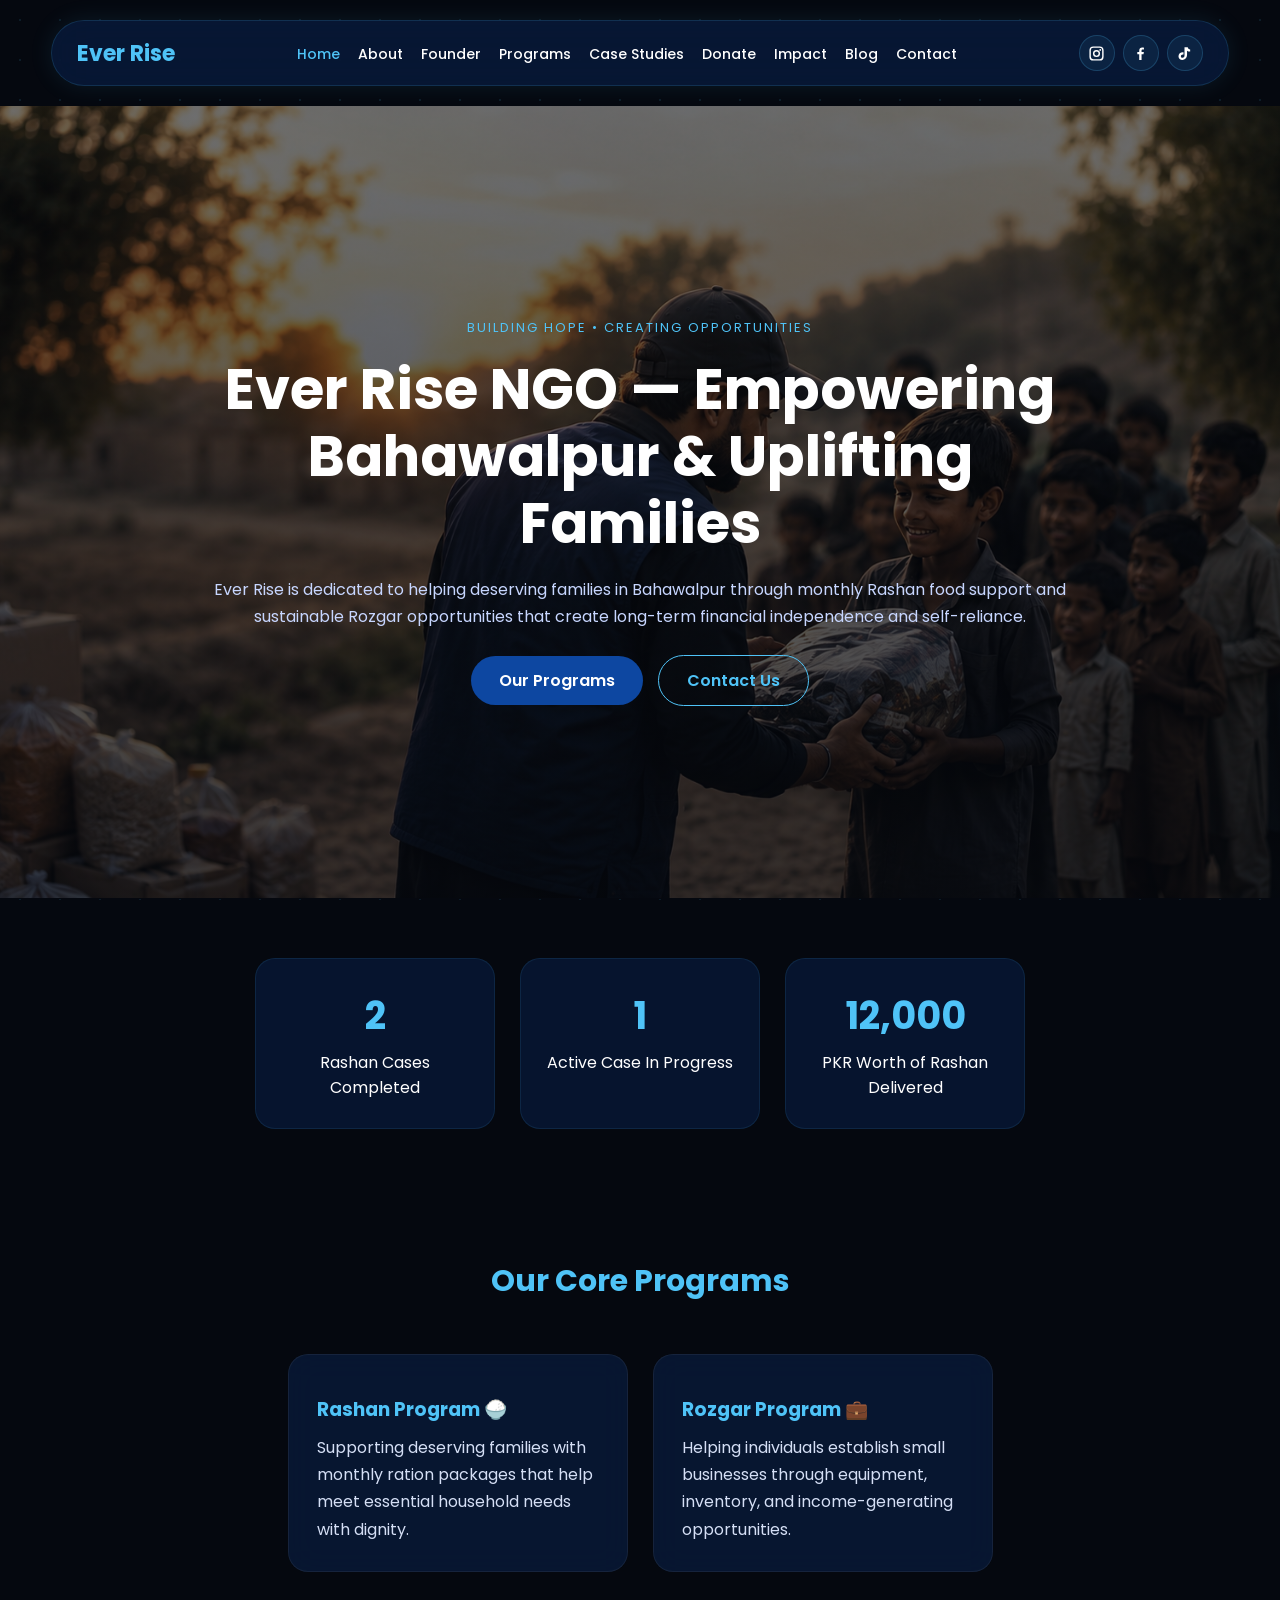
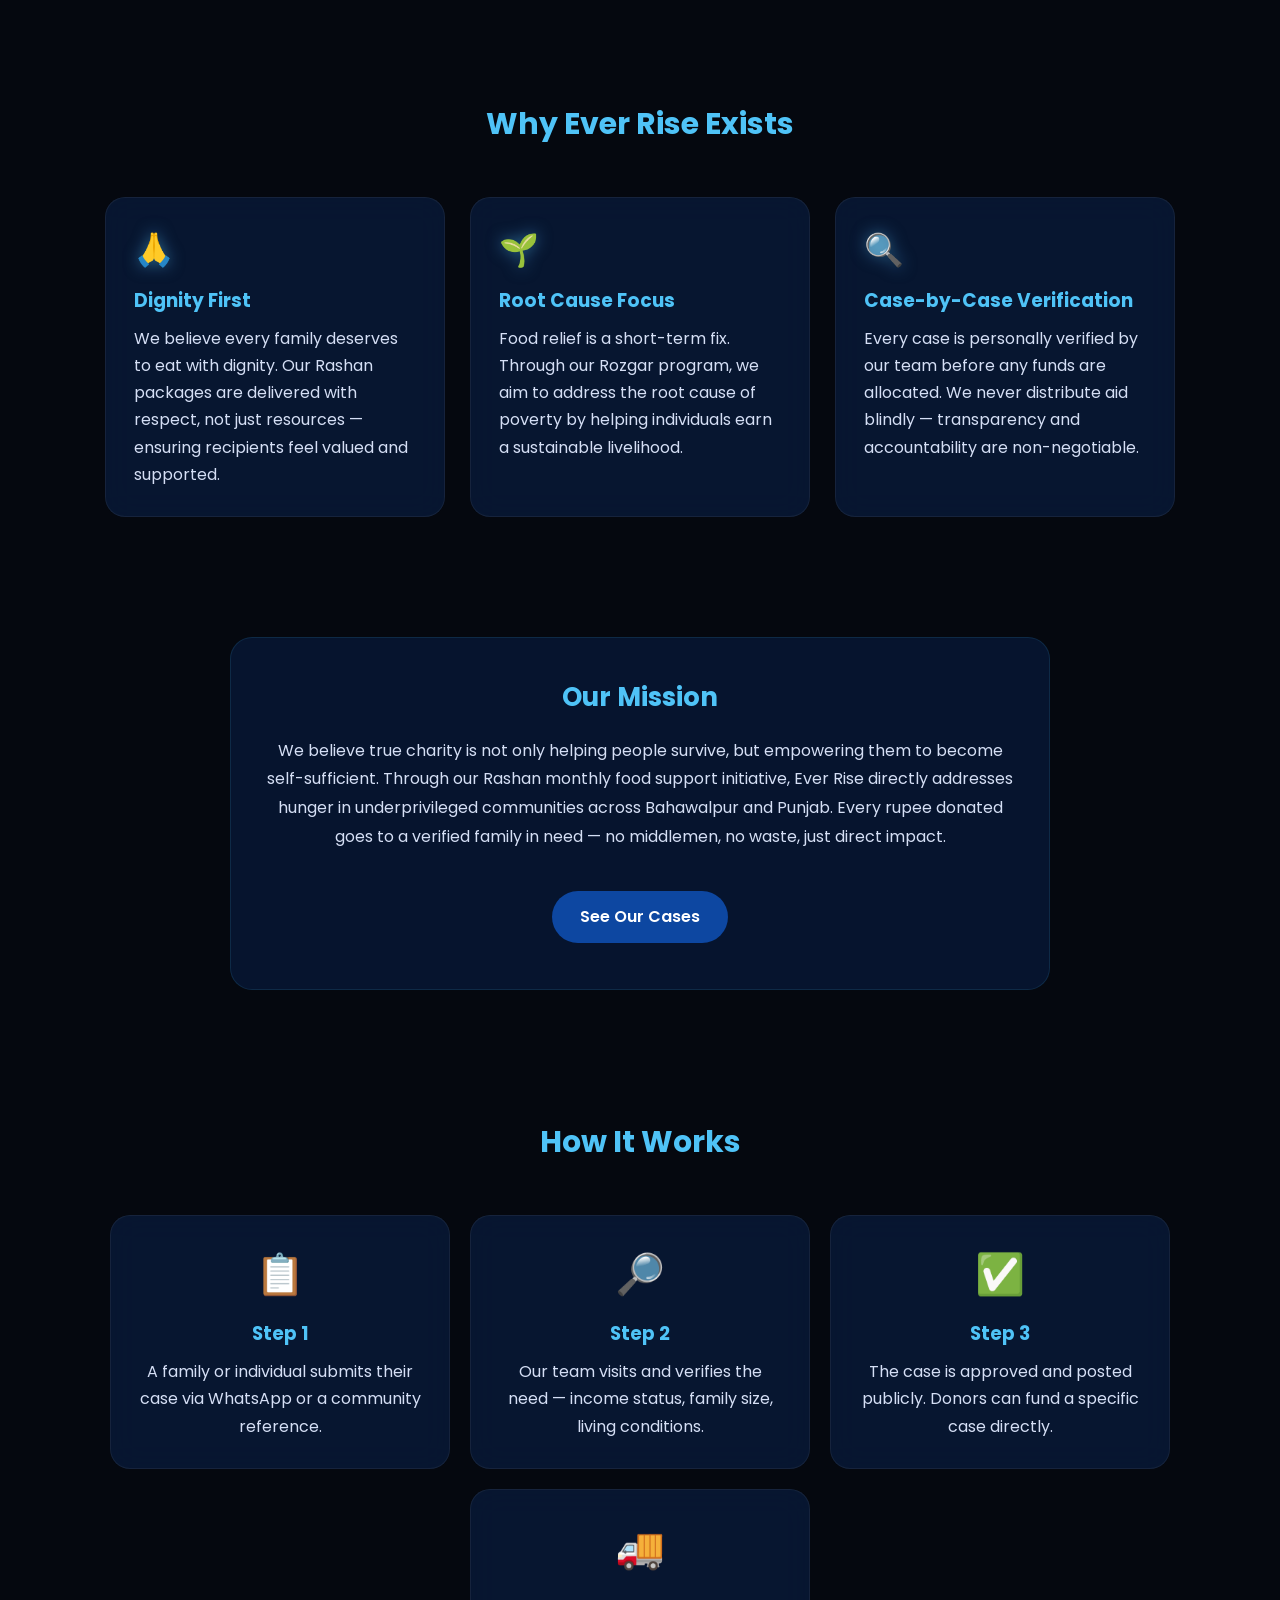
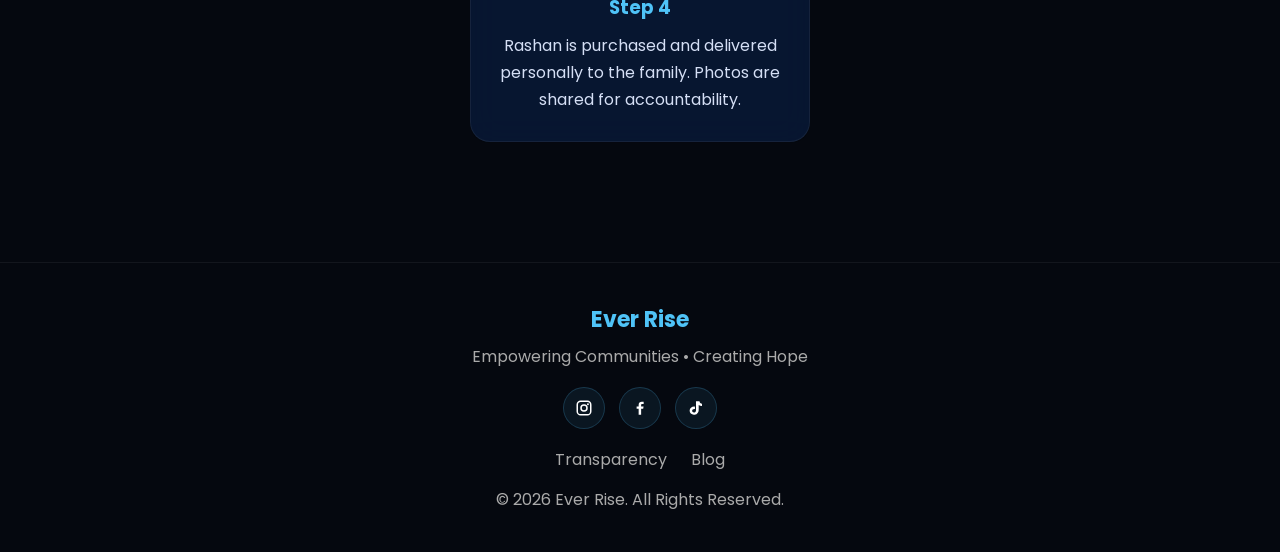
<file: index.html>
<!DOCTYPE html>
<html lang="en">

<head>
    <meta charset="UTF-8">
    <meta name="viewport" content="width=device-width, initial-scale=1.0">

    <title>Ever Rise NGO – Empowering Bahawalpur Families through Donation & Support</title>
    <meta name="description"
        content="Ever Rise is a community NGO in Bahawalpur dedicated to poverty alleviation, hunger relief & Rozgar livelihood support. Donate to transform needy families.">
    <meta name="robots" content="index, follow">
    <link rel="canonical" href="https://ever-rise-org.vercel.app/">

     <!-- Font Awesome -->
    <link rel="stylesheet"
        href="https://cdnjs.cloudflare.com/ajax/libs/font-awesome/6.5.2/css/all.min.css">

    <!-- Open Graph Tags -->
    <meta property="og:title" content="Ever Rise NGO – Empowering Bahawalpur Families">
    <meta property="og:description"
        content="Ever Rise NGO is dedicated to hunger relief through Rashan drives and sustainable Rozgar small business setups in Bahawalpur.">
    <meta property="og:url" content="https://ever-rise-org.vercel.app/">
    <meta property="og:type" content="website">
    <meta property="og:image" content="https://ever-rise-org.vercel.app/ever.rise.jpeg">

    <!-- Twitter Card -->
    <meta name="twitter:card" content="summary_large_image">
    <meta name="twitter:title" content="Ever Rise NGO – Empowering Bahawalpur Families">
    <meta name="twitter:description" content="Ever Rise NGO is dedicated to hunger relief through Rashan drives and sustainable Rozgar small business setups in Bahawalpur.">
    <meta name="twitter:image" content="https://ever-rise-org.vercel.app/ever.rise.jpeg">

    <!-- Structured Data (JSON-LD) for NGO / Organization -->
    <script type="application/ld+json">
    {
      "@context": "https://schema.org",
      "@type": "NGO",
      "name": "Ever Rise",
      "url": "https://ever-rise-org.vercel.app/",
      "logo": "https://ever-rise-org.vercel.app/ever.rise.jpeg",
      "description": "Ever Rise is a nonprofit based in Bahawalpur, Pakistan, supporting underprivileged families through sustainable community development, education, and hunger relief programs.",
      "address": {
        "@type": "PostalAddress",
        "addressLocality": "Bahawalpur",
        "addressRegion": "Punjab",
        "addressCountry": "Pakistan"
      },
      "telephone": "+92-300-0000000",
      "email": "info@ever-rise-org.vercel.app",
      "sameAs": [
        "https://www.instagram.com/ever.rise.1187/",
        "https://www.facebook.com/profile.php?id=61590970520657",
        "https://www.tiktok.com/@ever.rise.1187"
      ]
    }
    </script>
    
    <!-- WebSite Schema -->
    <script type="application/ld+json">
    {
      "@context": "https://schema.org",
      "@type": "WebSite",
      "name": "Ever Rise",
      "url": "https://ever-rise-org.vercel.app/"
    }
    </script>

    <link rel="icon" type="image/jpeg" href="ever.rise.jpeg">
    <!-- Font Awesome Icons -->
    <link rel="stylesheet" href="https://cdnjs.cloudflare.com/ajax/libs/font-awesome/6.5.1/css/all.min.css">

    <link rel="stylesheet" href="css/style.css">

    <link rel="preconnect" href="https://fonts.googleapis.com">
    <link href="https://fonts.googleapis.com/css2?family=Poppins:wght@300;400;500;600;700;800&display=swap"
        rel="stylesheet">
</head>

<body>

    <!-- Glitter Background -->
    <div class="particles"></div>

    <!-- Navbar -->

    <nav>
        <button class="hamburger" aria-label="Toggle navigation menu" id="hamburger-btn">
                    <span></span>
                    <span></span>
                    <span></span>
                </button>
        <div class="logo">
                Ever Rise
            </div>
        <ul>
            <li><a href="index.html">Home</a></li>
            <li><a href="about.html">About</a></li>
            <li><a href="founder.html">Founder</a></li>
            <li><a href="projects.html">Programs</a></li>
            <li><a href="cases.html">Case Studies</a></li>
            <li><a href="donate.html">Donate</a></li>
            <li><a href="impact.html">Impact</a></li>
            <li><a href="blog.html">Blog</a></li>
            <li><a href="contact.html">Contact</a></li>
        </ul>
<div class="nav-right" style="display:flex; align-items:center; gap:20px;">
    <div class="social-links">

        <!-- Instagram -->
        <a href="https://www.instagram.com/ever.rise.1187/" target="_blank"
            rel="noopener noreferrer" aria-label="Follow Ever Rise NGO on Instagram">
            <svg viewBox="0 0 24 24" aria-hidden="true">
                <path d="M7.5 2h9A5.5 5.5 0 0 1 22 7.5v9a5.5 5.5 0 0 1-5.5 5.5h-9A5.5 5.5 0 0 1 2 16.5v-9A5.5 5.5 0 0 1 7.5 2Zm0 2A3.5 3.5 0 0 0 4 7.5v9A3.5 3.5 0 0 0 7.5 20h9a3.5 3.5 0 0 0 3.5-3.5v-9A3.5 3.5 0 0 0 16.5 4h-9ZM12 7a5 5 0 1 1 0 10 5 5 0 0 1 0-10Zm0 2a3 3 0 1 0 0 6 3 3 0 0 0 0-6Zm5.25-3.25a1.25 1.25 0 1 1 0 2.5 1.25 1.25 0 0 1 0-2.5Z"/>
            </svg>
        </a>

        <!-- Facebook -->
        <a href="https://www.facebook.com/profile.php?id=61590970520657" target="_blank"
            rel="noopener noreferrer" aria-label="Follow Ever Rise NGO on Facebook">
            <svg viewBox="0 0 24 24" aria-hidden="true">
                <path d="M13.5 21v-8h2.75l.5-3H13.5V8.05c0-.87.29-1.55 1.62-1.55h1.76V3.82c-.3-.04-1.32-.12-2.5-.12-2.48 0-4.18 1.51-4.18 4.3V10H7.5v3h2.7v8h3.3Z"/>
            </svg>
        </a>

        <!-- TikTok -->
        <a href="https://www.tiktok.com/@ever.rise.1187" target="_blank"
            rel="noopener noreferrer" aria-label="Follow Ever Rise NGO on TikTok">
            <svg viewBox="0 0 24 24" aria-hidden="true">
                <path d="M16.6 3c.4 1.9 1.5 3.1 3.4 3.2v3.1c-1.7.1-3.2-.4-4.4-1.3v6.2c0 4.5-3.1 6.8-6.5 6.8-3.2 0-5.6-2.1-5.6-5.2 0-3.4 2.7-5.7 6.2-5.7.3 0 .6 0 .9.1v3.2c-.3-.1-.6-.1-.9-.1-1.6 0-2.8 1-2.8 2.5 0 1.4 1 2.2 2.3 2.2 1.5 0 2.8-.9 2.8-3.1V3h4.6Z"/>
            </svg>
        </a>

    </div>
</div>

    </nav>

    <!-- Hero Section -->

    <section class="hero" style="background: linear-gradient(to bottom, rgba(5,8,15,0.55) 0%, rgba(5,8,15,0.75) 100%), url('hero-bg.jpg.png') center center / cover no-repeat; min-height: 88vh;">

        <div class="hero-content">

            <span class="tagline">
                Building Hope • Creating Opportunities
            </span>

            <h1>
                Ever Rise NGO — Empowering Bahawalpur & Uplifting Families
            </h1>

            <p>
                Ever Rise is dedicated to helping deserving families in Bahawalpur through
                monthly Rashan food support and sustainable Rozgar opportunities
                that create long-term financial independence and self-reliance.
            </p>

            <div class="hero-buttons">
                <a href="projects.html" class="btn">
                    Our Programs
                </a>

                <a href="contact.html" class="btn btn-outline">
                    Contact Us
                </a>
            </div>

        </div>

    </section>

    <!-- Impact Statistics -->

    <section class="stats reveal">

        <div class="stat-card">
            <h2 class="counter" data-target="2">0</h2>
            <p>Rashan Cases Completed</p>
        </div>

        <div class="stat-card">
            <h2 class="counter" data-target="1">0</h2>
            <p>Active Case In Progress</p>
        </div>

        <div class="stat-card">
            <h2 class="counter" data-target="12000">0</h2>
            <p>PKR Worth of Rashan Delivered</p>
        </div>

    </section>

    <!-- Programs Preview -->

    <section class="program-section">

        <h2 class="section-title reveal">
            Our Core Programs
        </h2>

        <div class="program-grid">

            <div class="card reveal">

                <div class="icon">
                </div>

                <h3>Rashan Program 🍚</h3>

                <p>
                    Supporting deserving families with monthly ration packages
                    that help meet essential household needs with dignity.
                </p>

            </div>

            <div class="card reveal">

                <div class="icon">
                </div>

                <h3>Rozgar Program 💼</h3>

                <p>
                    Helping individuals establish small businesses through
                    equipment, inventory, and income-generating opportunities.
                </p>

            </div>

        </div>

    </section>

    <!-- Why We Exist -->
    <section class="program-section">
        <h2 class="section-title reveal">Why Ever Rise Exists</h2>
        <div class="program-grid">
            <div class="card reveal">
                <div class="icon glow">🙏</div>
                <h3>Dignity First</h3>
                <p>We believe every family deserves to eat with dignity. Our Rashan packages are delivered with respect, not just resources — ensuring recipients feel valued and supported.</p>
            </div>
            <div class="card reveal">
                <div class="icon glow">🌱</div>
                <h3>Root Cause Focus</h3>
                <p>Food relief is a short-term fix. Through our Rozgar program, we aim to address the root cause of poverty by helping individuals earn a sustainable livelihood.</p>
            </div>
            <div class="card reveal">
                <div class="icon glow">🔍</div>
                <h3>Case-by-Case Verification</h3>
                <p>Every case is personally verified by our team before any funds are allocated. We never distribute aid blindly — transparency and accountability are non-negotiable.</p>
            </div>
        </div>
    </section>

    <!-- Mission Section -->

    <section class="mission reveal">

        <div class="mission-box">

            <h2>Our Mission</h2>

            <p>
                We believe true charity is not only helping people survive,
                but empowering them to become self-sufficient. Through our Rashan
                monthly food support initiative, Ever Rise directly addresses hunger
                in underprivileged communities across Bahawalpur and Punjab.
                Every rupee donated goes to a verified family in need — no middlemen,
                no waste, just direct impact.
            </p>

            <br>
            <a href="cases.html" class="btn" style="display:inline-block; margin-top:10px;">See Our Cases</a>

        </div>

    </section>

    <!-- How It Works -->
    <section class="program-section">
        <h2 class="section-title reveal">How It Works</h2>
        <div class="program-grid" style="grid-template-columns: repeat(auto-fit, minmax(200px, 1fr)); gap: 20px;">
            <div class="card reveal" style="text-align:center;">
                <div style="font-size:40px; margin-bottom:15px;">📋</div>
                <h3>Step 1</h3>
                <p>A family or individual submits their case via WhatsApp or a community reference.</p>
            </div>
            <div class="card reveal" style="text-align:center;">
                <div style="font-size:40px; margin-bottom:15px;">🔎</div>
                <h3>Step 2</h3>
                <p>Our team visits and verifies the need — income status, family size, living conditions.</p>
            </div>
            <div class="card reveal" style="text-align:center;">
                <div style="font-size:40px; margin-bottom:15px;">✅</div>
                <h3>Step 3</h3>
                <p>The case is approved and posted publicly. Donors can fund a specific case directly.</p>
            </div>
            <div class="card reveal" style="text-align:center;">
                <div style="font-size:40px; margin-bottom:15px;">🚚</div>
                <h3>Step 4</h3>
                <p>Rashan is purchased and delivered personally to the family. Photos are shared for accountability.</p>
            </div>
        </div>
    </section>

    <!-- Footer -->

    <footer>

        <h3>Ever Rise</h3>

        <p>
            Empowering Communities • Creating Hope
        </p>

<div class="footer-social">

    <!-- Instagram -->
    <a href="https://www.instagram.com/ever.rise.1187/" target="_blank"
        rel="noopener noreferrer" aria-label="Follow Ever Rise NGO on Instagram">
        <svg viewBox="0 0 24 24" aria-hidden="true">
            <path d="M7.5 2h9A5.5 5.5 0 0 1 22 7.5v9a5.5 5.5 0 0 1-5.5 5.5h-9A5.5 5.5 0 0 1 2 16.5v-9A5.5 5.5 0 0 1 7.5 2Zm0 2A3.5 3.5 0 0 0 4 7.5v9A3.5 3.5 0 0 0 7.5 20h9a3.5 3.5 0 0 0 3.5-3.5v-9A3.5 3.5 0 0 0 16.5 4h-9ZM12 7a5 5 0 1 1 0 10 5 5 0 0 1 0-10Zm0 2a3 3 0 1 0 0 6 3 3 0 0 0 0-6Zm5.25-3.25a1.25 1.25 0 1 1 0 2.5 1.25 1.25 0 0 1 0-2.5Z"/>
        </svg>
    </a>

    <!-- Facebook -->
    <a href="https://www.facebook.com/profile.php?id=61590970520657" target="_blank"
        rel="noopener noreferrer" aria-label="Follow Ever Rise NGO on Facebook">
        <svg viewBox="0 0 24 24" aria-hidden="true">
            <path d="M13.5 21v-8h2.75l.5-3H13.5V8.05c0-.87.29-1.55 1.62-1.55h1.76V3.82c-.3-.04-1.32-.12-2.5-.12-2.48 0-4.18 1.51-4.18 4.3V10H7.5v3h2.7v8h3.3Z"/>
        </svg>
    </a>

    <!-- TikTok -->
    <a href="https://www.tiktok.com/@ever.rise.1187" target="_blank"
        rel="noopener noreferrer" aria-label="Follow Ever Rise NGO on TikTok">
        <svg viewBox="0 0 24 24" aria-hidden="true">
            <path d="M16.6 3c.4 1.9 1.5 3.1 3.4 3.2v3.1c-1.7.1-3.2-.4-4.4-1.3v6.2c0 4.5-3.1 6.8-6.5 6.8-3.2 0-5.6-2.1-5.6-5.2 0-3.4 2.7-5.7 6.2-5.7.3 0 .6 0 .9.1v3.2c-.3-.1-.6-.1-.9-.1-1.6 0-2.8 1-2.8 2.5 0 1.4 1 2.2 2.3 2.2 1.5 0 2.8-.9 2.8-3.1V3h4.6Z"/>
        </svg>
    </a>

</div>

        <div style="margin: 15px 0;">
            <a href="impact.html" style="color: #aaa; text-decoration: none; margin: 0 10px;">Transparency</a>
            <a href="blog.html" style="color: #aaa; text-decoration: none; margin: 0 10px;">Blog</a>
        </div>

        <p class="copyright">
            © 2026 Ever Rise. All Rights Reserved.
        </p>

    </footer>

    <script src="js/script.js"></script>

</body>

</html>
</file>
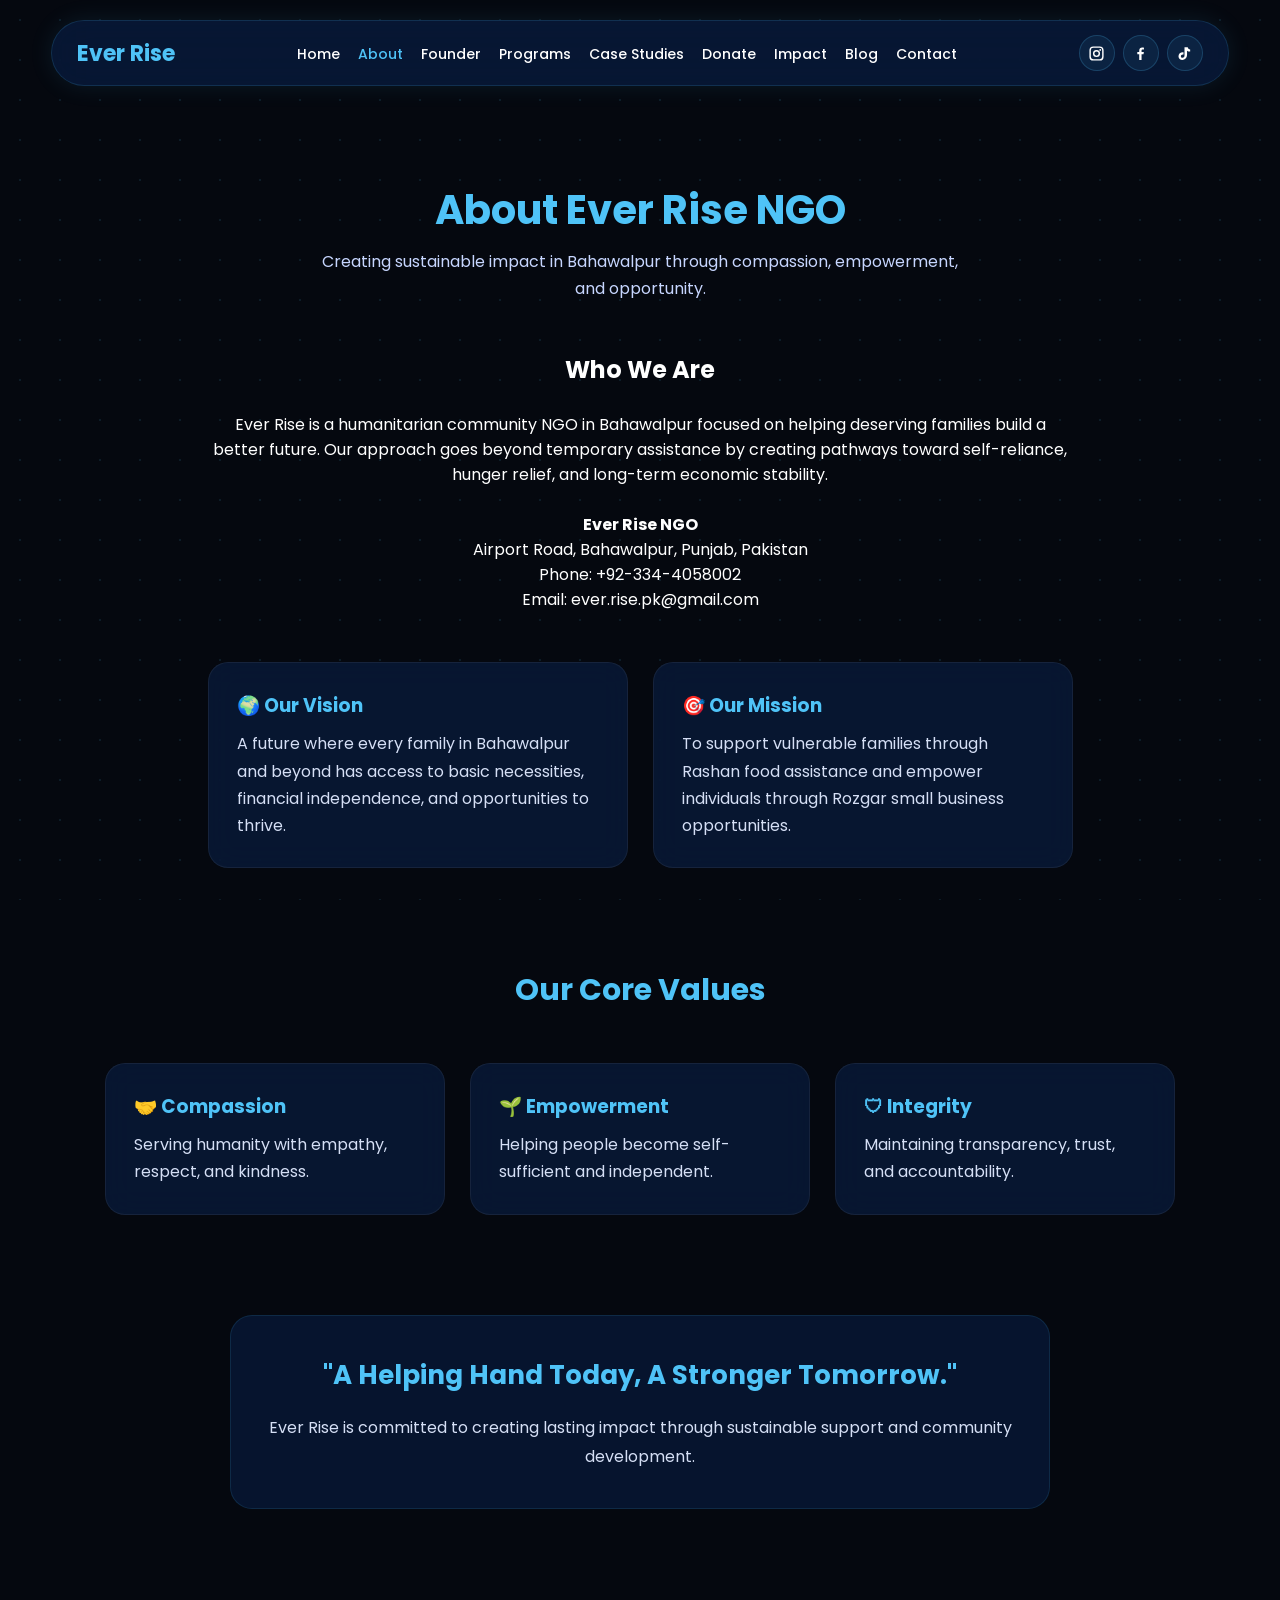
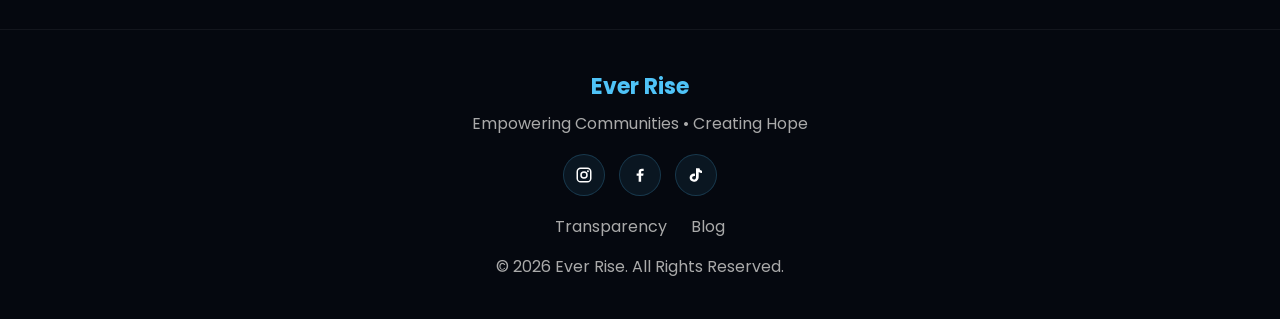
<file: about.html>
<!DOCTYPE html>
<html lang="en">

<head>
    <meta charset="UTF-8">
    <meta name="viewport" content="width=device-width, initial-scale=1.0">

    <title>About Us | Ever Rise NGO – Mission & Vision in Bahawalpur</title>
    <meta name="description"
        content="Discover the mission, vision, and core values of Ever Rise NGO in Bahawalpur. We drive sustainable community development and empower underprivileged families.">
    <meta name="robots" content="index, follow">
    <link rel="canonical" href="https://ever-rise-org.vercel.app/about.html">

    <!-- Open Graph Tags -->
    <meta property="og:title" content="About Us | Ever Rise NGO">
    <meta property="og:description"
        content="Creating sustainable impact through compassion, empowerment, and opportunity in Bahawalpur.">
    <meta property="og:url" content="https://ever-rise-org.vercel.app/about.html">
    <meta property="og:type" content="website">
    <meta property="og:image" content="https://ever-rise-org.vercel.app/ever.rise.jpeg">

    <!-- Twitter Card -->
    <meta name="twitter:card" content="summary_large_image">
    <meta name="twitter:title" content="About Us | Ever Rise NGO">
    <meta name="twitter:description" content="Creating sustainable impact through compassion, empowerment, and opportunity in Bahawalpur.">
    <meta name="twitter:image" content="https://ever-rise-org.vercel.app/ever.rise.jpeg">

    <!-- Structured Data (JSON-LD) Breadcrumbs & WebPage -->
    <script type="application/ld+json">
    {
      "@context": "https://schema.org",
      "@graph": [
        {
          "@type": "WebPage",
          "@id": "https://ever-rise-org.vercel.app/about.html",
          "url": "https://ever-rise-org.vercel.app/about.html",
          "name": "About Us",
          "description": "Discover the mission, vision, and core values of Ever Rise NGO in Bahawalpur. We drive sustainable community development and empower underprivileged families."
        },
        {
          "@type": "BreadcrumbList",
          "itemListElement": [{
            "@type": "ListItem",
            "position": 1,
            "name": "Home",
            "item": "https://ever-rise-org.vercel.app/"
          },{
            "@type": "ListItem",
            "position": 2,
            "name": "About Us",
            "item": "https://ever-rise-org.vercel.app/about.html"
          }]
        }
      ]
    }
    </script>

    <link rel="icon" type="image/jpeg" href="ever.rise.jpeg">
    <!-- Font Awesome Icons -->
    <link rel="stylesheet" href="https://cdnjs.cloudflare.com/ajax/libs/font-awesome/6.5.1/css/all.min.css">

    <link rel="stylesheet" href="css/style.css">

    <link rel="preconnect" href="https://fonts.googleapis.com">
    <link href="https://fonts.googleapis.com/css2?family=Poppins:wght@300;400;500;600;700;800&display=swap"
        rel="stylesheet">
</head>

<body>

    <!-- Animated Background -->
    <div class="particles"></div>

    <!-- Navigation -->

    <nav>
        <button class="hamburger" aria-label="Toggle navigation menu" id="hamburger-btn">
                    <span></span>
                    <span></span>
                    <span></span>
                </button>
        <div class="logo">
                Ever Rise
            </div>
        <ul>
            <li><a href="index.html">Home</a></li>
            <li><a href="about.html">About</a></li>
            <li><a href="founder.html">Founder</a></li>
            <li><a href="projects.html">Programs</a></li>
            <li><a href="cases.html">Case Studies</a></li>
            <li><a href="donate.html">Donate</a></li>
            <li><a href="impact.html">Impact</a></li>
            <li><a href="blog.html">Blog</a></li>
            <li><a href="contact.html">Contact</a></li>
        </ul>
<div class="nav-right" style="display:flex; align-items:center; gap:20px;">
    <div class="social-links">

        <!-- Instagram -->
        <a href="https://www.instagram.com/ever.rise.1187/" target="_blank"
            rel="noopener noreferrer" aria-label="Follow Ever Rise NGO on Instagram">
            <svg viewBox="0 0 24 24" aria-hidden="true">
                <path d="M7.5 2h9A5.5 5.5 0 0 1 22 7.5v9a5.5 5.5 0 0 1-5.5 5.5h-9A5.5 5.5 0 0 1 2 16.5v-9A5.5 5.5 0 0 1 7.5 2Zm0 2A3.5 3.5 0 0 0 4 7.5v9A3.5 3.5 0 0 0 7.5 20h9a3.5 3.5 0 0 0 3.5-3.5v-9A3.5 3.5 0 0 0 16.5 4h-9ZM12 7a5 5 0 1 1 0 10 5 5 0 0 1 0-10Zm0 2a3 3 0 1 0 0 6 3 3 0 0 0 0-6Zm5.25-3.25a1.25 1.25 0 1 1 0 2.5 1.25 1.25 0 0 1 0-2.5Z"/>
            </svg>
        </a>

        <!-- Facebook -->
        <a href="https://www.facebook.com/profile.php?id=61590970520657" target="_blank"
            rel="noopener noreferrer" aria-label="Follow Ever Rise NGO on Facebook">
            <svg viewBox="0 0 24 24" aria-hidden="true">
                <path d="M13.5 21v-8h2.75l.5-3H13.5V8.05c0-.87.29-1.55 1.62-1.55h1.76V3.82c-.3-.04-1.32-.12-2.5-.12-2.48 0-4.18 1.51-4.18 4.3V10H7.5v3h2.7v8h3.3Z"/>
            </svg>
        </a>

        <!-- TikTok -->
        <a href="https://www.tiktok.com/@ever.rise.1187" target="_blank"
            rel="noopener noreferrer" aria-label="Follow Ever Rise NGO on TikTok">
            <svg viewBox="0 0 24 24" aria-hidden="true">
                <path d="M16.6 3c.4 1.9 1.5 3.1 3.4 3.2v3.1c-1.7.1-3.2-.4-4.4-1.3v6.2c0 4.5-3.1 6.8-6.5 6.8-3.2 0-5.6-2.1-5.6-5.2 0-3.4 2.7-5.7 6.2-5.7.3 0 .6 0 .9.1v3.2c-.3-.1-.6-.1-.9-.1-1.6 0-2.8 1-2.8 2.5 0 1.4 1 2.2 2.3 2.2 1.5 0 2.8-.9 2.8-3.1V3h4.6Z"/>
            </svg>
        </a>

    </div>
</div>

    </nav>

    <!-- Page Header -->

    <section class="page-hero">

        <h1 class="reveal">
            About Ever Rise NGO
        </h1>

        <p class="reveal">
            Creating sustainable impact in Bahawalpur through compassion,
            empowerment, and opportunity.
        </p>

    </section>

    <!-- About Section -->

    <section class="about-section">

        <div class="about-content reveal">

            <h2>
                Who We Are
            </h2>
            <br>
            <p>
                Ever Rise is a humanitarian community NGO in Bahawalpur focused on helping
                deserving families build a better future. Our approach goes
                beyond temporary assistance by creating pathways toward
                self-reliance, hunger relief, and long-term economic stability.
            </p>
            <br>
            <p>
                <strong>Ever Rise NGO</strong><br>
                Airport Road, Bahawalpur, Punjab, Pakistan<br>
                Phone: +92-334-4058002<br>
                Email: ever.rise.pk@gmail.com
            </p>

        </div>

    </section>

    <!-- Vision & Mission -->

    <section class="vision-mission">

        <div class="card reveal">

            <h3>🌍 Our Vision</h3>

            <p>
                A future where every family in Bahawalpur and beyond has access to basic necessities,
                financial independence, and opportunities to thrive.
            </p>

        </div>

        <div class="card reveal">

            <h3>🎯 Our Mission</h3>

            <p>
                To support vulnerable families through Rashan food assistance
                and empower individuals through Rozgar small business opportunities.
            </p>

        </div>

    </section>

    <!-- Values -->

    <section class="values">

        <h2 class="section-title reveal">
            Our Core Values
        </h2>

        <div class="program-grid">

            <div class="card reveal">
                <h3>🤝 Compassion</h3>
                <p>
                    Serving humanity with empathy, respect, and kindness.
                </p>
            </div>

            <div class="card reveal">
                <h3>🌱 Empowerment</h3>
                <p>
                    Helping people become self-sufficient and independent.
                </p>
            </div>

            <div class="card reveal">
                <h3>🛡 Integrity</h3>
                <p>
                    Maintaining transparency, trust, and accountability.
                </p>
            </div>

        </div>

    </section>

    <!-- Quote Section -->

    <section class="mission reveal">

        <div class="mission-box">

            <h2>
                "A Helping Hand Today, A Stronger Tomorrow."
            </h2>

            <p>
                Ever Rise is committed to creating lasting impact through
                sustainable support and community development.
            </p>

        </div>

    </section>

    <!-- Footer -->

    <footer>

        <h3>Ever Rise</h3>

        <p>
            Empowering Communities • Creating Hope
        </p>

<div class="footer-social">

    <!-- Instagram -->
    <a href="https://www.instagram.com/ever.rise.1187/" target="_blank"
        rel="noopener noreferrer" aria-label="Follow Ever Rise NGO on Instagram">
        <svg viewBox="0 0 24 24" aria-hidden="true">
            <path d="M7.5 2h9A5.5 5.5 0 0 1 22 7.5v9a5.5 5.5 0 0 1-5.5 5.5h-9A5.5 5.5 0 0 1 2 16.5v-9A5.5 5.5 0 0 1 7.5 2Zm0 2A3.5 3.5 0 0 0 4 7.5v9A3.5 3.5 0 0 0 7.5 20h9a3.5 3.5 0 0 0 3.5-3.5v-9A3.5 3.5 0 0 0 16.5 4h-9ZM12 7a5 5 0 1 1 0 10 5 5 0 0 1 0-10Zm0 2a3 3 0 1 0 0 6 3 3 0 0 0 0-6Zm5.25-3.25a1.25 1.25 0 1 1 0 2.5 1.25 1.25 0 0 1 0-2.5Z"/>
        </svg>
    </a>

    <!-- Facebook -->
    <a href="https://www.facebook.com/profile.php?id=61590970520657" target="_blank"
        rel="noopener noreferrer" aria-label="Follow Ever Rise NGO on Facebook">
        <svg viewBox="0 0 24 24" aria-hidden="true">
            <path d="M13.5 21v-8h2.75l.5-3H13.5V8.05c0-.87.29-1.55 1.62-1.55h1.76V3.82c-.3-.04-1.32-.12-2.5-.12-2.48 0-4.18 1.51-4.18 4.3V10H7.5v3h2.7v8h3.3Z"/>
        </svg>
    </a>

    <!-- TikTok -->
    <a href="https://www.tiktok.com/@ever.rise.1187" target="_blank"
        rel="noopener noreferrer" aria-label="Follow Ever Rise NGO on TikTok">
        <svg viewBox="0 0 24 24" aria-hidden="true">
            <path d="M16.6 3c.4 1.9 1.5 3.1 3.4 3.2v3.1c-1.7.1-3.2-.4-4.4-1.3v6.2c0 4.5-3.1 6.8-6.5 6.8-3.2 0-5.6-2.1-5.6-5.2 0-3.4 2.7-5.7 6.2-5.7.3 0 .6 0 .9.1v3.2c-.3-.1-.6-.1-.9-.1-1.6 0-2.8 1-2.8 2.5 0 1.4 1 2.2 2.3 2.2 1.5 0 2.8-.9 2.8-3.1V3h4.6Z"/>
        </svg>
    </a>

</div>

        <div style="margin: 15px 0;">
            <a href="impact.html" style="color: #aaa; text-decoration: none; margin: 0 10px;">Transparency</a>
            <a href="blog.html" style="color: #aaa; text-decoration: none; margin: 0 10px;">Blog</a>
        </div>

        <p class="copyright">
            © 2026 Ever Rise. All Rights Reserved.
        </p>

    </footer>

    <script src="js/script.js"></script>

</body>

</html>
</file>
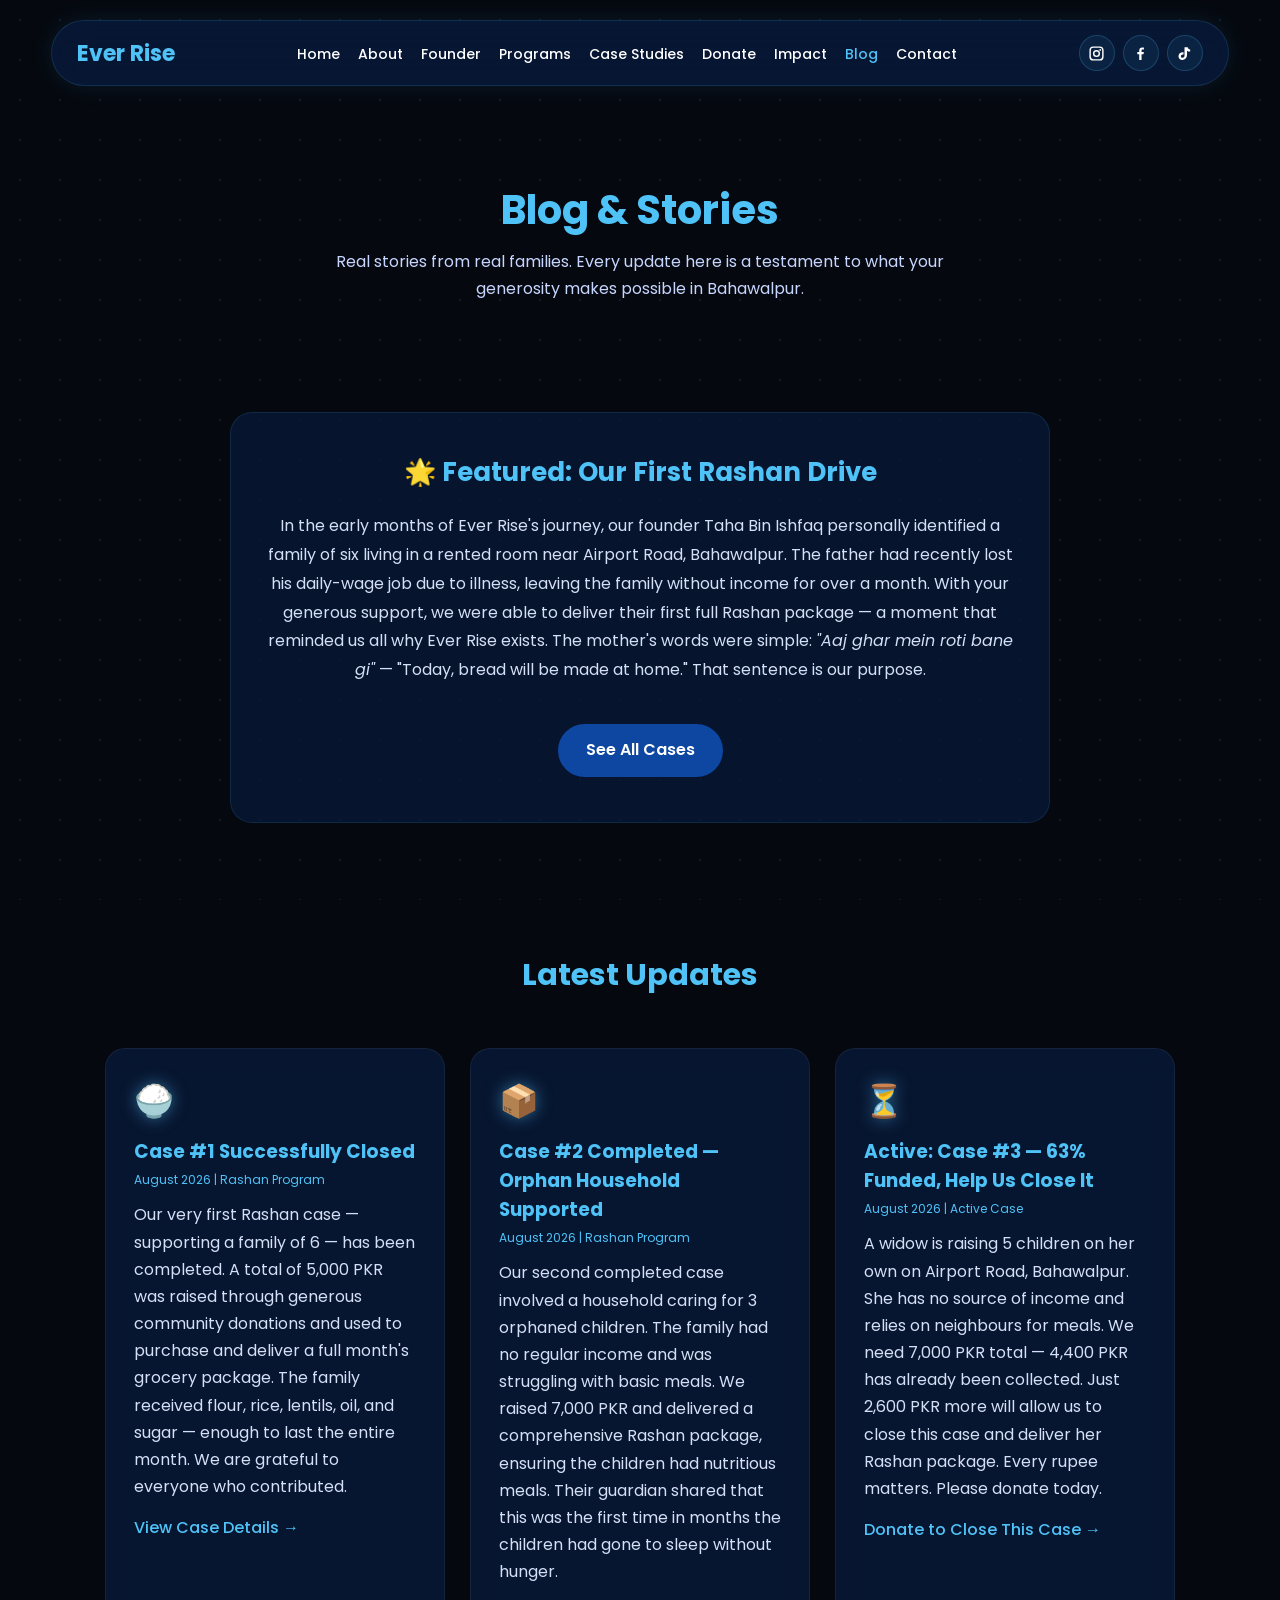
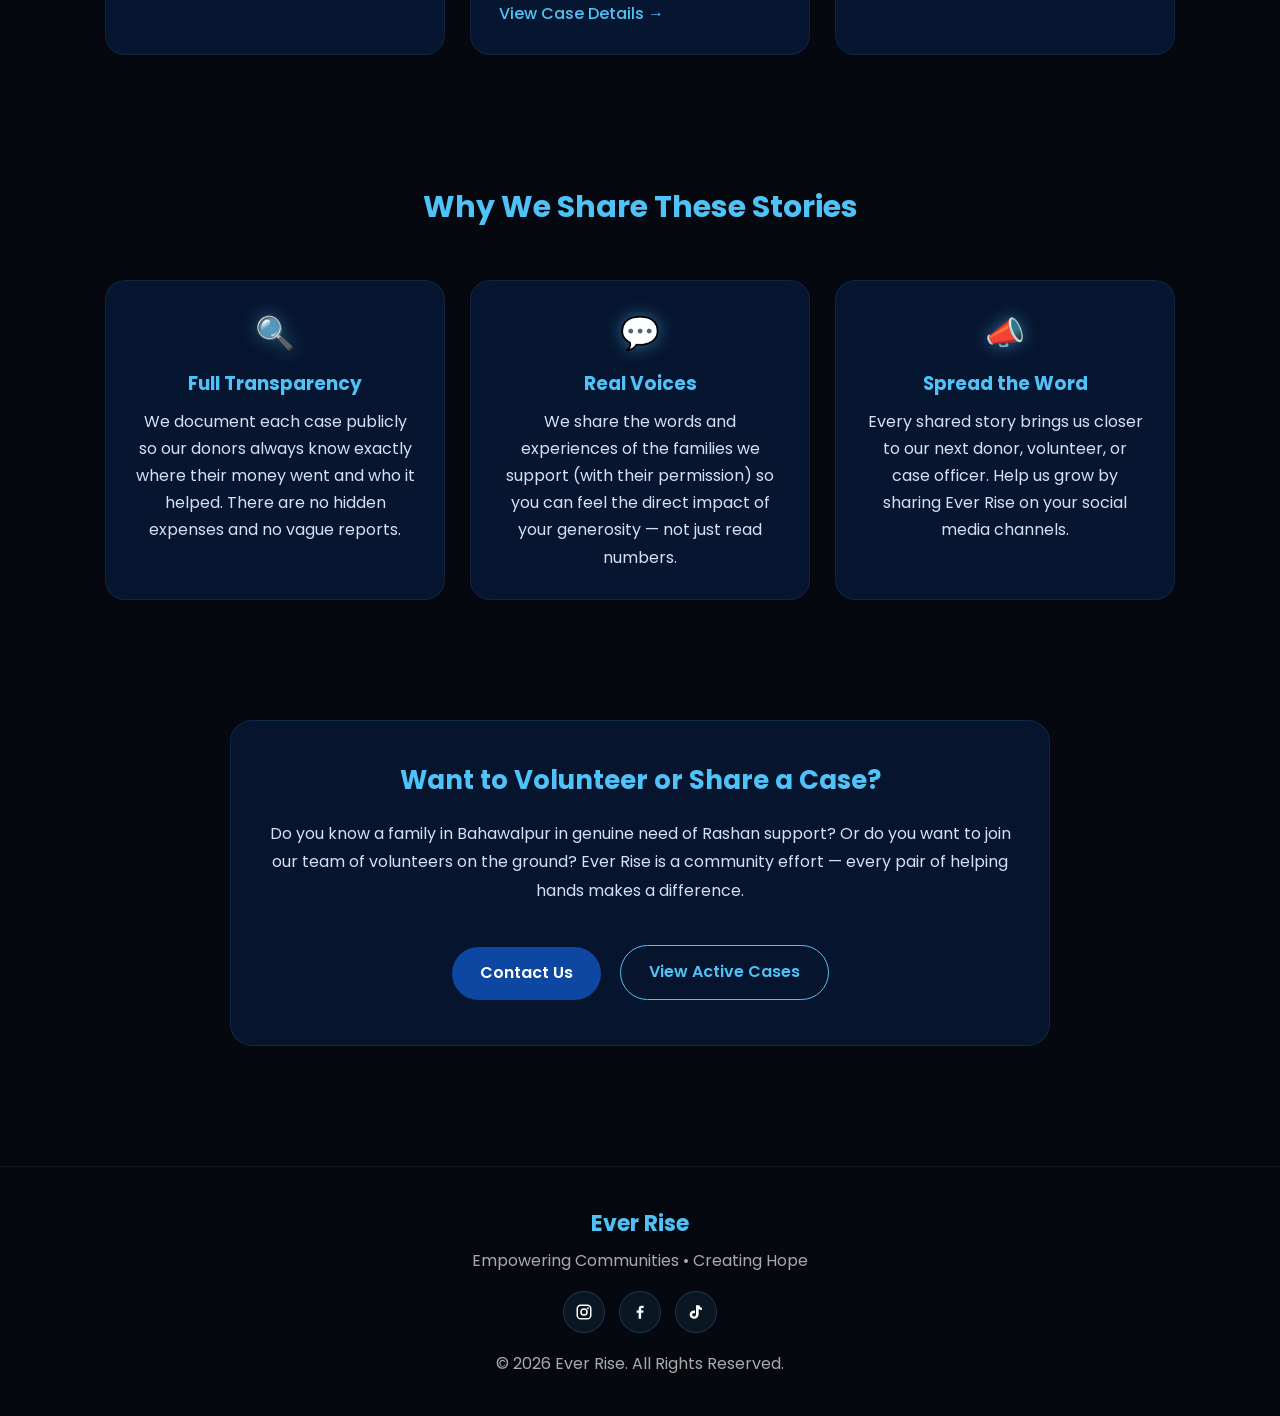
<file: blog.html>
<!DOCTYPE html>
<html lang="en">

<head>
    <meta charset="UTF-8">
    <meta name="viewport" content="width=device-width, initial-scale=1.0">

    <title>Blog & Stories | Ever Rise NGO</title>
    <meta name="description"
        content="Read the latest updates, success stories, and news from Ever Rise NGO. Learn how we are changing lives in Bahawalpur through our community programs.">
    <meta name="robots" content="index, follow">
    <link rel="canonical" href="https://ever-rise-org.vercel.app/blog.html">

    <!-- Open Graph Tags -->
    <meta property="og:title" content="Blog & Stories | Ever Rise NGO">
    <meta property="og:description"
        content="Latest updates, success stories, and news from Ever Rise NGO in Bahawalpur.">
    <meta property="og:url" content="https://ever-rise-org.vercel.app/blog.html">
    <meta property="og:type" content="website">
    <meta property="og:image" content="https://ever-rise-org.vercel.app/ever.rise.jpeg">

    <!-- Twitter Card -->
    <meta name="twitter:card" content="summary_large_image">
    <meta name="twitter:title" content="Blog & Stories | Ever Rise NGO">
    <meta name="twitter:description" content="Latest updates, success stories, and news from Ever Rise NGO in Bahawalpur.">
    <meta name="twitter:image" content="https://ever-rise-org.vercel.app/ever.rise.jpeg">

    <!-- Structured Data (JSON-LD) Breadcrumbs -->
    <script type="application/ld+json">
    {
      "@context": "https://schema.org",
      "@type": "BreadcrumbList",
      "itemListElement": [{
        "@type": "ListItem",
        "position": 1,
        "name": "Home",
        "item": "https://ever-rise-org.vercel.app/"
      },{
        "@type": "ListItem",
        "position": 2,
        "name": "Blog",
        "item": "https://ever-rise-org.vercel.app/blog.html"
      }]
    }
    </script>

    <link rel="icon" type="image/jpeg" href="ever.rise.jpeg">
    <!-- Font Awesome Icons -->
    <link rel="stylesheet" href="https://cdnjs.cloudflare.com/ajax/libs/font-awesome/6.5.1/css/all.min.css">

    <link rel="stylesheet" href="css/style.css">

    <link rel="preconnect" href="https://fonts.googleapis.com">
    <link href="https://fonts.googleapis.com/css2?family=Poppins:wght@300;400;500;600;700;800&display=swap"
        rel="stylesheet">
</head>

<body>

    <!-- Glitter Background -->
    <div class="particles"></div>

    <!-- Navigation -->
    <nav>
        <button class="hamburger" aria-label="Toggle navigation menu" id="hamburger-btn">
                    <span></span>
                    <span></span>
                    <span></span>
                </button>
        <div class="logo">
                Ever Rise
            </div>
        <ul>
            <li><a href="index.html">Home</a></li>
            <li><a href="about.html">About</a></li>
            <li><a href="founder.html">Founder</a></li>
            <li><a href="projects.html">Programs</a></li>
            <li><a href="cases.html">Case Studies</a></li>
            <li><a href="donate.html">Donate</a></li>
            <li><a href="impact.html">Impact</a></li>
            <li><a href="blog.html">Blog</a></li>
            <li><a href="contact.html">Contact</a></li>
        </ul>
<div class="nav-right" style="display:flex; align-items:center; gap:20px;">
    <div class="social-links">

        <!-- Instagram -->
        <a href="https://www.instagram.com/ever.rise.1187/" target="_blank"
            rel="noopener noreferrer" aria-label="Follow Ever Rise NGO on Instagram">
            <svg viewBox="0 0 24 24" aria-hidden="true">
                <path d="M7.5 2h9A5.5 5.5 0 0 1 22 7.5v9a5.5 5.5 0 0 1-5.5 5.5h-9A5.5 5.5 0 0 1 2 16.5v-9A5.5 5.5 0 0 1 7.5 2Zm0 2A3.5 3.5 0 0 0 4 7.5v9A3.5 3.5 0 0 0 7.5 20h9a3.5 3.5 0 0 0 3.5-3.5v-9A3.5 3.5 0 0 0 16.5 4h-9ZM12 7a5 5 0 1 1 0 10 5 5 0 0 1 0-10Zm0 2a3 3 0 1 0 0 6 3 3 0 0 0 0-6Zm5.25-3.25a1.25 1.25 0 1 1 0 2.5 1.25 1.25 0 0 1 0-2.5Z"/>
            </svg>
        </a>

        <!-- Facebook -->
        <a href="https://www.facebook.com/profile.php?id=61590970520657" target="_blank"
            rel="noopener noreferrer" aria-label="Follow Ever Rise NGO on Facebook">
            <svg viewBox="0 0 24 24" aria-hidden="true">
                <path d="M13.5 21v-8h2.75l.5-3H13.5V8.05c0-.87.29-1.55 1.62-1.55h1.76V3.82c-.3-.04-1.32-.12-2.5-.12-2.48 0-4.18 1.51-4.18 4.3V10H7.5v3h2.7v8h3.3Z"/>
            </svg>
        </a>

        <!-- TikTok -->
        <a href="https://www.tiktok.com/@ever.rise.1187" target="_blank"
            rel="noopener noreferrer" aria-label="Follow Ever Rise NGO on TikTok">
            <svg viewBox="0 0 24 24" aria-hidden="true">
                <path d="M16.6 3c.4 1.9 1.5 3.1 3.4 3.2v3.1c-1.7.1-3.2-.4-4.4-1.3v6.2c0 4.5-3.1 6.8-6.5 6.8-3.2 0-5.6-2.1-5.6-5.2 0-3.4 2.7-5.7 6.2-5.7.3 0 .6 0 .9.1v3.2c-.3-.1-.6-.1-.9-.1-1.6 0-2.8 1-2.8 2.5 0 1.4 1 2.2 2.3 2.2 1.5 0 2.8-.9 2.8-3.1V3h4.6Z"/>
            </svg>
        </a>

    </div>
</div>
    </nav>

    <!-- Header -->
    <section class="page-hero">
        <h1 class="reveal">Blog & Stories</h1>
        <p class="reveal">
            Real stories from real families. Every update here is a testament to what your generosity makes possible in Bahawalpur.
        </p>
    </section>

    <!-- Featured Story -->
    <section class="mission reveal">
        <div class="mission-box">
            <h2>🌟 Featured: Our First Rashan Drive</h2>
            <p>
                In the early months of Ever Rise's journey, our founder Taha Bin Ishfaq personally identified a family of six living in a rented room near Airport Road, Bahawalpur. 
                The father had recently lost his daily-wage job due to illness, leaving the family without income for over a month. 
                With your generous support, we were able to deliver their first full Rashan package — a moment that reminded us all why Ever Rise exists. 
                The mother's words were simple: <em>"Aaj ghar mein roti bane gi"</em> — "Today, bread will be made at home." 
                That sentence is our purpose.
            </p>
            <br>
            <a href="cases.html" class="btn" style="display:inline-block; margin-top:10px;">See All Cases</a>
        </div>
    </section>

    <!-- Blog Posts Grid -->
    <section class="program-section">
        <h2 class="section-title reveal">Latest Updates</h2>
        <div class="program-grid">

            <div class="card reveal" style="text-align: left;">
                <div class="icon glow">🍚</div>
                <h3 style="margin-bottom: 5px;">Case #1 Successfully Closed</h3>
                <span style="font-size: 12px; color: var(--glow); display: block; margin-bottom: 12px;">August 2026 | Rashan Program</span>
                <p style="margin-bottom: 15px;">
                    Our very first Rashan case — supporting a family of 6 — has been completed. 
                    A total of 5,000 PKR was raised through generous community donations and used to purchase and deliver a full month's grocery package. 
                    The family received flour, rice, lentils, oil, and sugar — enough to last the entire month. 
                    We are grateful to everyone who contributed.
                </p>
                <a href="cases.html" style="color: var(--glow); text-decoration: none; font-weight: 500;">View Case Details &rarr;</a>
            </div>

            <div class="card reveal" style="text-align: left;">
                <div class="icon glow">📦</div>
                <h3 style="margin-bottom: 5px;">Case #2 Completed — Orphan Household Supported</h3>
                <span style="font-size: 12px; color: var(--glow); display: block; margin-bottom: 12px;">August 2026 | Rashan Program</span>
                <p style="margin-bottom: 15px;">
                    Our second completed case involved a household caring for 3 orphaned children. 
                    The family had no regular income and was struggling with basic meals. 
                    We raised 7,000 PKR and delivered a comprehensive Rashan package, ensuring the children had nutritious meals. 
                    Their guardian shared that this was the first time in months the children had gone to sleep without hunger.
                </p>
                <a href="cases.html" style="color: var(--glow); text-decoration: none; font-weight: 500;">View Case Details &rarr;</a>
            </div>

            <div class="card reveal" style="text-align: left;">
                <div class="icon glow">⏳</div>
                <h3 style="margin-bottom: 5px;">Active: Case #3 — 63% Funded, Help Us Close It</h3>
                <span style="font-size: 12px; color: var(--glow); display: block; margin-bottom: 12px;">August 2026 | Active Case</span>
                <p style="margin-bottom: 15px;">
                    A widow is raising 5 children on her own on Airport Road, Bahawalpur. 
                    She has no source of income and relies on neighbours for meals. 
                    We need 7,000 PKR total — 4,400 PKR has already been collected. 
                    Just 2,600 PKR more will allow us to close this case and deliver her Rashan package. 
                    Every rupee matters. Please donate today.
                </p>
                <a href="donate.html" style="color: var(--glow); text-decoration: none; font-weight: 500;">Donate to Close This Case &rarr;</a>
            </div>

        </div>
    </section>

    <!-- Why We Blog -->
    <section class="program-section">
        <h2 class="section-title reveal">Why We Share These Stories</h2>
        <div class="program-grid" style="grid-template-columns: repeat(auto-fit, minmax(250px, 1fr));">
            <div class="card reveal" style="text-align:center;">
                <div class="icon glow">🔍</div>
                <h3>Full Transparency</h3>
                <p>We document each case publicly so our donors always know exactly where their money went and who it helped. There are no hidden expenses and no vague reports.</p>
            </div>
            <div class="card reveal" style="text-align:center;">
                <div class="icon glow">💬</div>
                <h3>Real Voices</h3>
                <p>We share the words and experiences of the families we support (with their permission) so you can feel the direct impact of your generosity — not just read numbers.</p>
            </div>
            <div class="card reveal" style="text-align:center;">
                <div class="icon glow">📣</div>
                <h3>Spread the Word</h3>
                <p>Every shared story brings us closer to our next donor, volunteer, or case officer. Help us grow by sharing Ever Rise on your social media channels.</p>
            </div>
        </div>
    </section>

    <!-- Call to Action -->
    <section class="mission reveal">
        <div class="mission-box" style="text-align:center;">
            <h2>Want to Volunteer or Share a Case?</h2>
            <p>
                Do you know a family in Bahawalpur in genuine need of Rashan support? 
                Or do you want to join our team of volunteers on the ground? 
                Ever Rise is a community effort — every pair of helping hands makes a difference.
            </p>
            <br>
            <a href="contact.html" class="btn" style="display:inline-block; margin-top:10px; margin-right:15px;">Contact Us</a>
            <a href="cases.html" class="btn btn-outline" style="display:inline-block; margin-top:10px;">View Active Cases</a>
        </div>
    </section>

    <!-- Footer -->
    <footer>
        <h3>Ever Rise</h3>
        <p>Empowering Communities • Creating Hope</p>
  <div class="footer-social">

    <!-- Instagram -->
    <a href="https://www.instagram.com/ever.rise.1187/" target="_blank"
        rel="noopener noreferrer" aria-label="Follow Ever Rise NGO on Instagram">
        <svg viewBox="0 0 24 24" aria-hidden="true">
            <path d="M7.5 2h9A5.5 5.5 0 0 1 22 7.5v9a5.5 5.5 0 0 1-5.5 5.5h-9A5.5 5.5 0 0 1 2 16.5v-9A5.5 5.5 0 0 1 7.5 2Zm0 2A3.5 3.5 0 0 0 4 7.5v9A3.5 3.5 0 0 0 7.5 20h9a3.5 3.5 0 0 0 3.5-3.5v-9A3.5 3.5 0 0 0 16.5 4h-9ZM12 7a5 5 0 1 1 0 10 5 5 0 0 1 0-10Zm0 2a3 3 0 1 0 0 6 3 3 0 0 0 0-6Zm5.25-3.25a1.25 1.25 0 1 1 0 2.5 1.25 1.25 0 0 1 0-2.5Z"/>
        </svg>
    </a>

    <!-- Facebook -->
    <a href="https://www.facebook.com/profile.php?id=61590970520657" target="_blank"
        rel="noopener noreferrer" aria-label="Follow Ever Rise NGO on Facebook">
        <svg viewBox="0 0 24 24" aria-hidden="true">
            <path d="M13.5 21v-8h2.75l.5-3H13.5V8.05c0-.87.29-1.55 1.62-1.55h1.76V3.82c-.3-.04-1.32-.12-2.5-.12-2.48 0-4.18 1.51-4.18 4.3V10H7.5v3h2.7v8h3.3Z"/>
        </svg>
    </a>

    <!-- TikTok -->
    <a href="https://www.tiktok.com/@ever.rise.1187" target="_blank"
        rel="noopener noreferrer" aria-label="Follow Ever Rise NGO on TikTok">
        <svg viewBox="0 0 24 24" aria-hidden="true">
            <path d="M16.6 3c.4 1.9 1.5 3.1 3.4 3.2v3.1c-1.7.1-3.2-.4-4.4-1.3v6.2c0 4.5-3.1 6.8-6.5 6.8-3.2 0-5.6-2.1-5.6-5.2 0-3.4 2.7-5.7 6.2-5.7.3 0 .6 0 .9.1v3.2c-.3-.1-.6-.1-.9-.1-1.6 0-2.8 1-2.8 2.5 0 1.4 1 2.2 2.3 2.2 1.5 0 2.8-.9 2.8-3.1V3h4.6Z"/>
        </svg>
    </a>

</div>
        <p class="copyright">© 2026 Ever Rise. All Rights Reserved.</p>
    </footer>

    <script src="js/script.js"></script>
</body>
</html>
</file>
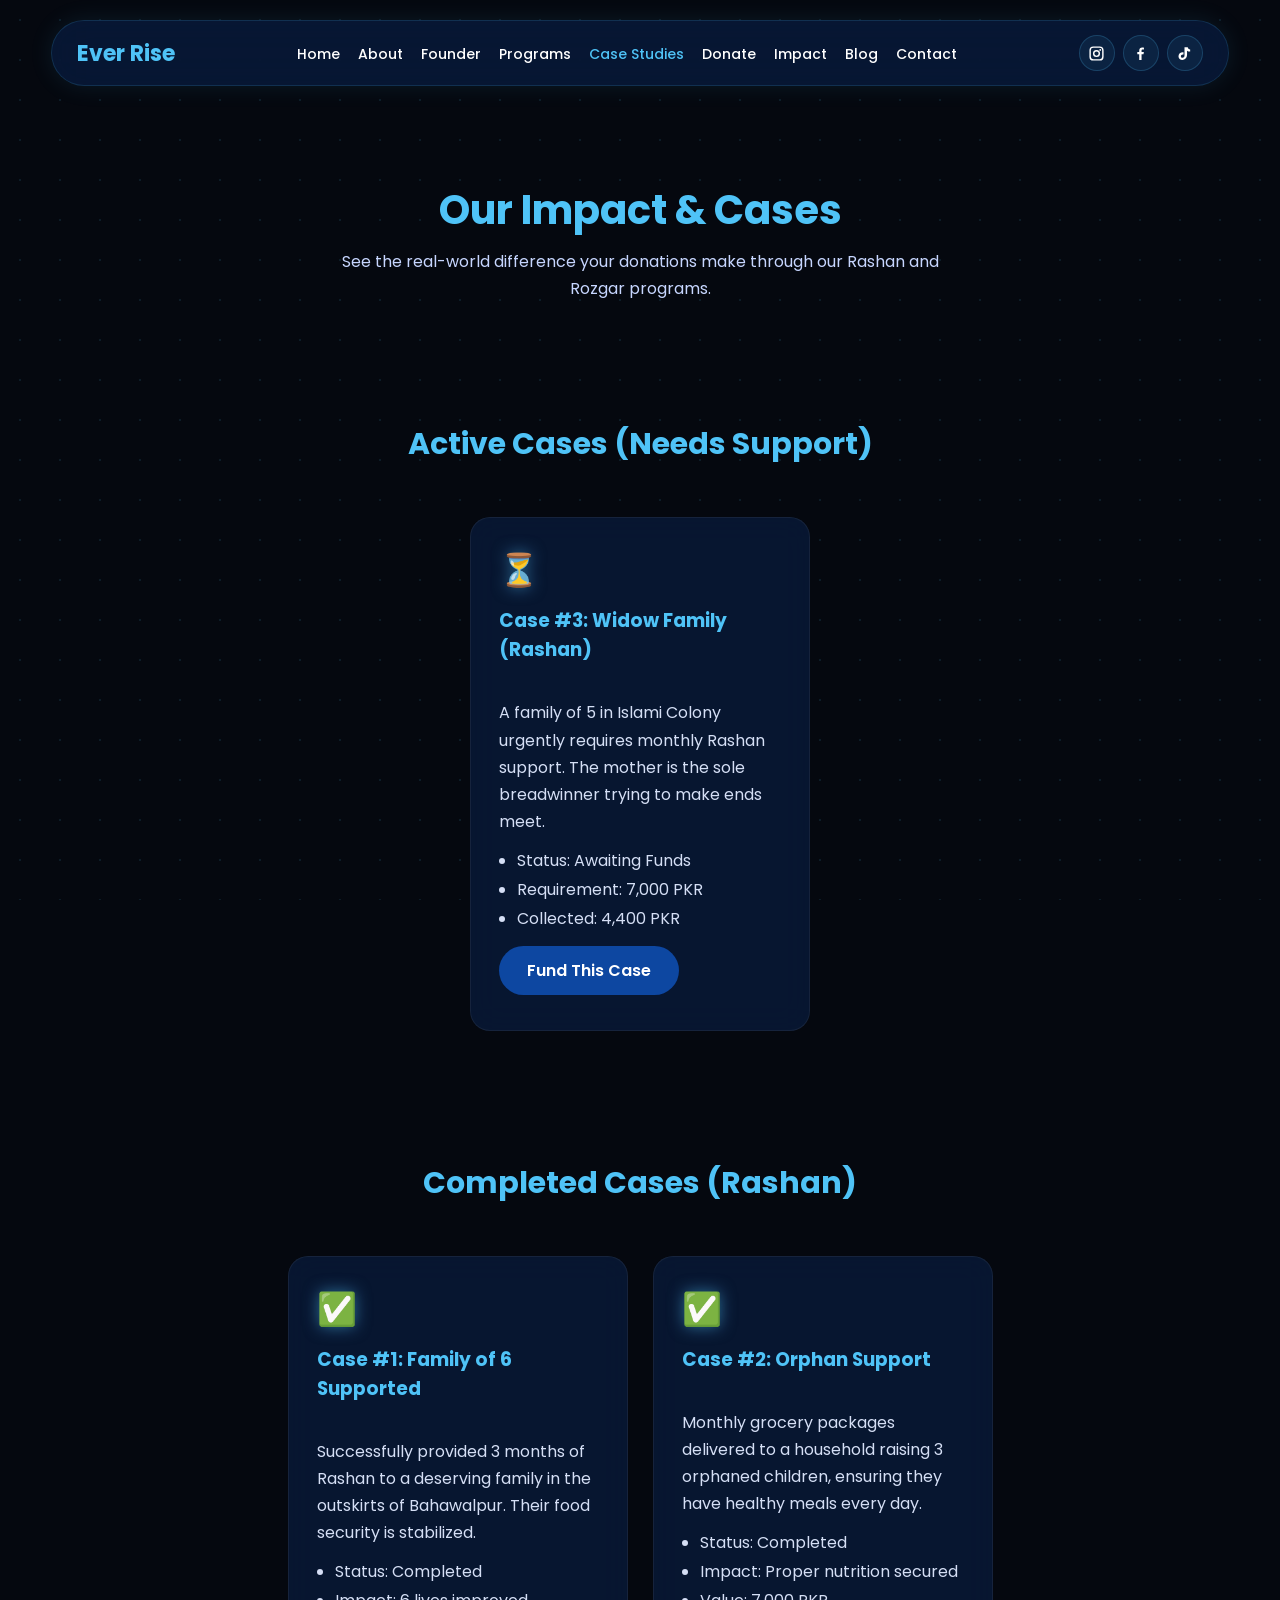
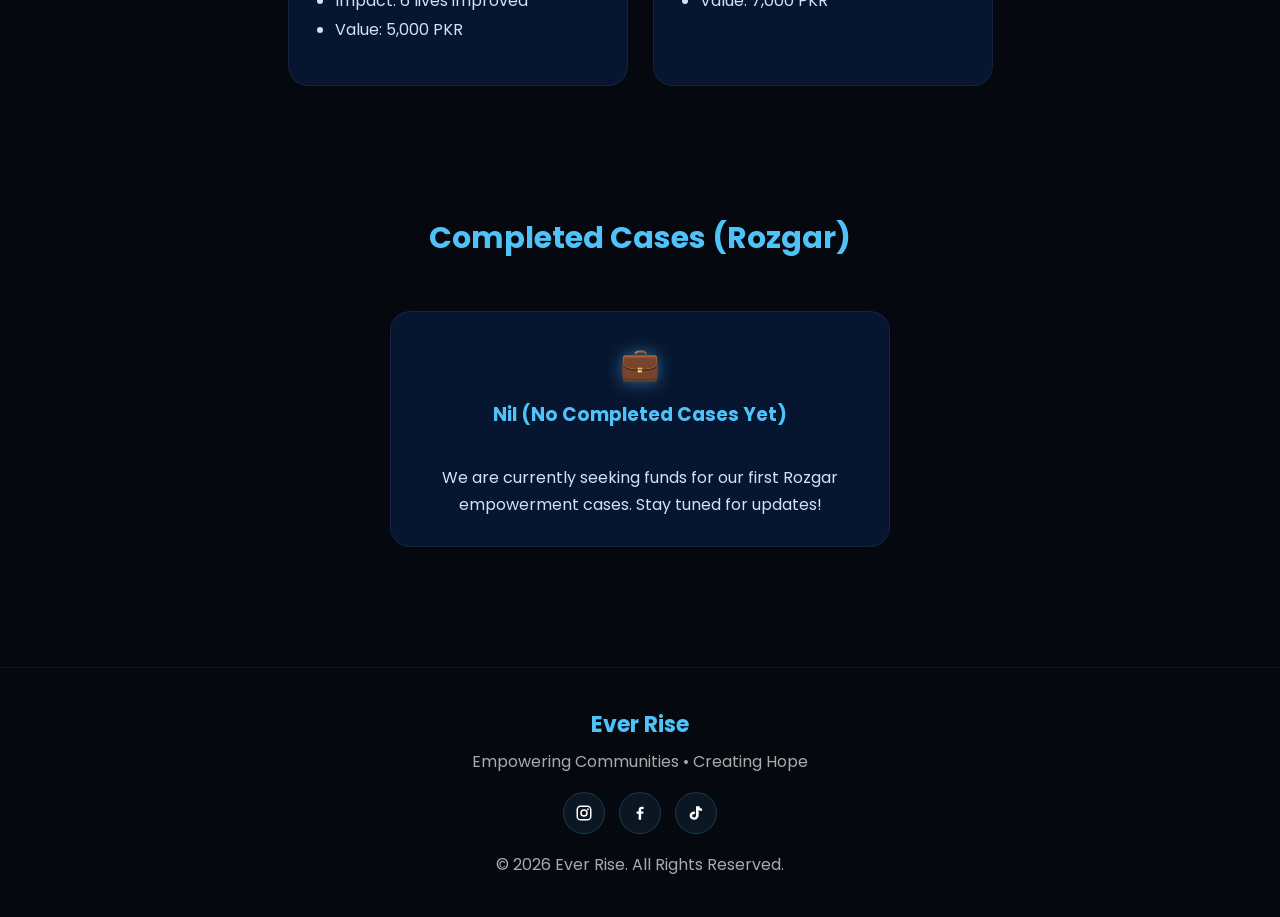
<file: cases.html>
<!DOCTYPE html>
<html lang="en">

<head>
    <meta charset="UTF-8">
    <meta name="viewport" content="width=device-width, initial-scale=1.0">

    <title>Case Studies & Impact | Ever Rise NGO Bahawalpur</title>
    <meta name="description"
        content="View our active and completed cases in Bahawalpur. See how Ever Rise NGO brings transparent change through Rashan and Rozgar programs.">
    <meta name="robots" content="index, follow">
    <link rel="canonical" href="https://ever-rise-org.vercel.app/cases.html">

    <!-- Open Graph Tags -->
    <meta property="og:title" content="Case Studies & Impact | Ever Rise NGO">
    <meta property="og:description"
        content="Discover the real-world impact of Ever Rise NGO's Rashan and Rozgar initiatives in Bahawalpur.">
    <meta property="og:url" content="https://ever-rise-org.vercel.app/cases.html">
    <meta property="og:type" content="website">
    <meta property="og:image" content="https://ever-rise-org.vercel.app/ever.rise.jpeg">

    <!-- Twitter Card -->
    <meta name="twitter:card" content="summary_large_image">
    <meta name="twitter:title" content="Case Studies & Impact | Ever Rise NGO">
    <meta name="twitter:description" content="Discover the real-world impact of Ever Rise NGO's Rashan and Rozgar initiatives.">
    <meta name="twitter:image" content="https://ever-rise-org.vercel.app/ever.rise.jpeg">

    <!-- Structured Data (JSON-LD) Breadcrumbs -->
    <script type="application/ld+json">
    {
      "@context": "https://schema.org",
      "@type": "BreadcrumbList",
      "itemListElement": [{
        "@type": "ListItem",
        "position": 1,
        "name": "Home",
        "item": "https://ever-rise-org.vercel.app/"
      },{
        "@type": "ListItem",
        "position": 2,
        "name": "Case Studies",
        "item": "https://ever-rise-org.vercel.app/cases.html"
      }]
    }
    </script>

    <link rel="icon" type="image/jpeg" href="ever.rise.jpeg">
    <!-- Font Awesome Icons -->
    <link rel="stylesheet" href="https://cdnjs.cloudflare.com/ajax/libs/font-awesome/6.5.1/css/all.min.css">

    <link rel="stylesheet" href="css/style.css">

    <link rel="preconnect" href="https://fonts.googleapis.com">
    <link href="https://fonts.googleapis.com/css2?family=Poppins:wght@300;400;500;600;700;800&display=swap"
        rel="stylesheet">
</head>

<body>

    <!-- Glitter Background -->
    <div class="particles"></div>

    <!-- Navigation -->
    <nav>
        <button class="hamburger" aria-label="Toggle navigation menu" id="hamburger-btn">
                    <span></span>
                    <span></span>
                    <span></span>
                </button>
        <div class="logo">
                Ever Rise
            </div>
        <ul>
            <li><a href="index.html">Home</a></li>
            <li><a href="about.html">About</a></li>
            <li><a href="founder.html">Founder</a></li>
            <li><a href="projects.html">Programs</a></li>
            <li><a href="cases.html">Case Studies</a></li>
            <li><a href="donate.html">Donate</a></li>
            <li><a href="impact.html">Impact</a></li>
            <li><a href="blog.html">Blog</a></li>
            <li><a href="contact.html">Contact</a></li>
        </ul>
<div class="nav-right" style="display:flex; align-items:center; gap:20px;">
    <div class="social-links">

        <!-- Instagram -->
        <a href="https://www.instagram.com/ever.rise.1187/" target="_blank"
            rel="noopener noreferrer" aria-label="Follow Ever Rise NGO on Instagram">
            <svg viewBox="0 0 24 24" aria-hidden="true">
                <path d="M7.5 2h9A5.5 5.5 0 0 1 22 7.5v9a5.5 5.5 0 0 1-5.5 5.5h-9A5.5 5.5 0 0 1 2 16.5v-9A5.5 5.5 0 0 1 7.5 2Zm0 2A3.5 3.5 0 0 0 4 7.5v9A3.5 3.5 0 0 0 7.5 20h9a3.5 3.5 0 0 0 3.5-3.5v-9A3.5 3.5 0 0 0 16.5 4h-9ZM12 7a5 5 0 1 1 0 10 5 5 0 0 1 0-10Zm0 2a3 3 0 1 0 0 6 3 3 0 0 0 0-6Zm5.25-3.25a1.25 1.25 0 1 1 0 2.5 1.25 1.25 0 0 1 0-2.5Z"/>
            </svg>
        </a>

        <!-- Facebook -->
        <a href="https://www.facebook.com/profile.php?id=61590970520657" target="_blank"
            rel="noopener noreferrer" aria-label="Follow Ever Rise NGO on Facebook">
            <svg viewBox="0 0 24 24" aria-hidden="true">
                <path d="M13.5 21v-8h2.75l.5-3H13.5V8.05c0-.87.29-1.55 1.62-1.55h1.76V3.82c-.3-.04-1.32-.12-2.5-.12-2.48 0-4.18 1.51-4.18 4.3V10H7.5v3h2.7v8h3.3Z"/>
            </svg>
        </a>

        <!-- TikTok -->
        <a href="https://www.tiktok.com/@ever.rise.1187" target="_blank"
            rel="noopener noreferrer" aria-label="Follow Ever Rise NGO on TikTok">
            <svg viewBox="0 0 24 24" aria-hidden="true">
                <path d="M16.6 3c.4 1.9 1.5 3.1 3.4 3.2v3.1c-1.7.1-3.2-.4-4.4-1.3v6.2c0 4.5-3.1 6.8-6.5 6.8-3.2 0-5.6-2.1-5.6-5.2 0-3.4 2.7-5.7 6.2-5.7.3 0 .6 0 .9.1v3.2c-.3-.1-.6-.1-.9-.1-1.6 0-2.8 1-2.8 2.5 0 1.4 1 2.2 2.3 2.2 1.5 0 2.8-.9 2.8-3.1V3h4.6Z"/>
            </svg>
        </a>

    </div>
</div>

    </nav>

    <!-- Header -->
    <section class="page-hero">

        <h1 class="reveal">Our Impact & Cases</h1>

        <p class="reveal">
            See the real-world difference your donations make through our Rashan and Rozgar programs.
        </p>

    </section>

    <!-- Active Cases Section -->
    <section class="program-section">
        <h2 class="section-title reveal">Active Cases (Needs Support)</h2>
        <div class="program-grid">

            <div class="card reveal program-card">
                <div class="icon glow">⏳</div>
                <h3>Case #3: Widow Family (Rashan)</h3>
                <br>
                <p>
                    A family of 5 in Islami Colony urgently requires monthly Rashan support. 
                    The mother is the sole breadwinner trying to make ends meet.
                </p>
                <ul>
                    <li> Status: Awaiting Funds</li>
                    <li> Requirement: 7,000 PKR</li>
                    <li> Collected: 4,400 PKR</li>
                </ul>
                <a href="donate.html" class="btn">Fund This Case</a>
            </div>

        </div>
    </section>

    <!-- Completed Cases: Rashan Section -->
    <section class="program-section">
        <h2 class="section-title reveal">Completed Cases (Rashan)</h2>
        <div class="program-grid">

            <div class="card reveal program-card">
                <div class="icon glow">✅</div>
                <h3>Case #1: Family of 6 Supported</h3>
                <br>
                <p>
                    Successfully provided 3 months of Rashan to a deserving family in the outskirts of Bahawalpur. Their food security is stabilized.
                </p>
                <ul>
                    <li> Status: Completed</li>
                    <li> Impact: 6 lives improved</li>
                    <li> Value: 5,000 PKR</li>
                </ul>
            </div>

            <div class="card reveal program-card">
                <div class="icon glow">✅</div>
                <h3>Case #2: Orphan Support</h3>
                <br>
                <p>
                    Monthly grocery packages delivered to a household raising 3 orphaned children, ensuring they have healthy meals every day.
                </p>
                <ul>
                    <li> Status: Completed</li>
                    <li> Impact: Proper nutrition secured</li>
                    <li> Value: 7,000 PKR</li>
                </ul>
            </div>

        </div>
    </section>

    <!-- Completed Cases: Rozgar Section -->
    <section class="program-section">
        <h2 class="section-title reveal">Completed Cases (Rozgar)</h2>
        <div class="program-grid">

            <div class="card reveal program-card" style="width: 100%; max-width: 500px; margin: 0 auto; text-align: center;">
                <div class="icon glow">💼</div>
                <h3>Nil (No Completed Cases Yet)</h3>
                <br>
                <p>
                    We are currently seeking funds for our first Rozgar empowerment cases. Stay tuned for updates!
                </p>
            </div>

        </div>
    </section>

    <!-- Footer -->
    <footer>
        <h3>Ever Rise</h3>
        <p>Empowering Communities • Creating Hope</p>
<div class="footer-social">

    <!-- Instagram -->
    <a href="https://www.instagram.com/ever.rise.1187/" target="_blank"
        rel="noopener noreferrer" aria-label="Follow Ever Rise NGO on Instagram">
        <svg viewBox="0 0 24 24" aria-hidden="true">
            <path d="M7.5 2h9A5.5 5.5 0 0 1 22 7.5v9a5.5 5.5 0 0 1-5.5 5.5h-9A5.5 5.5 0 0 1 2 16.5v-9A5.5 5.5 0 0 1 7.5 2Zm0 2A3.5 3.5 0 0 0 4 7.5v9A3.5 3.5 0 0 0 7.5 20h9a3.5 3.5 0 0 0 3.5-3.5v-9A3.5 3.5 0 0 0 16.5 4h-9ZM12 7a5 5 0 1 1 0 10 5 5 0 0 1 0-10Zm0 2a3 3 0 1 0 0 6 3 3 0 0 0 0-6Zm5.25-3.25a1.25 1.25 0 1 1 0 2.5 1.25 1.25 0 0 1 0-2.5Z"/>
        </svg>
    </a>

    <!-- Facebook -->
    <a href="https://www.facebook.com/profile.php?id=61590970520657" target="_blank"
        rel="noopener noreferrer" aria-label="Follow Ever Rise NGO on Facebook">
        <svg viewBox="0 0 24 24" aria-hidden="true">
            <path d="M13.5 21v-8h2.75l.5-3H13.5V8.05c0-.87.29-1.55 1.62-1.55h1.76V3.82c-.3-.04-1.32-.12-2.5-.12-2.48 0-4.18 1.51-4.18 4.3V10H7.5v3h2.7v8h3.3Z"/>
        </svg>
    </a>

    <!-- TikTok -->
    <a href="https://www.tiktok.com/@ever.rise.1187" target="_blank"
        rel="noopener noreferrer" aria-label="Follow Ever Rise NGO on TikTok">
        <svg viewBox="0 0 24 24" aria-hidden="true">
            <path d="M16.6 3c.4 1.9 1.5 3.1 3.4 3.2v3.1c-1.7.1-3.2-.4-4.4-1.3v6.2c0 4.5-3.1 6.8-6.5 6.8-3.2 0-5.6-2.1-5.6-5.2 0-3.4 2.7-5.7 6.2-5.7.3 0 .6 0 .9.1v3.2c-.3-.1-.6-.1-.9-.1-1.6 0-2.8 1-2.8 2.5 0 1.4 1 2.2 2.3 2.2 1.5 0 2.8-.9 2.8-3.1V3h4.6Z"/>
        </svg>
    </a>

</div>
        <p class="copyright">© 2026 Ever Rise. All Rights Reserved.</p>
    </footer>

    <script src="js/script.js"></script>
</body>
</html>
</file>
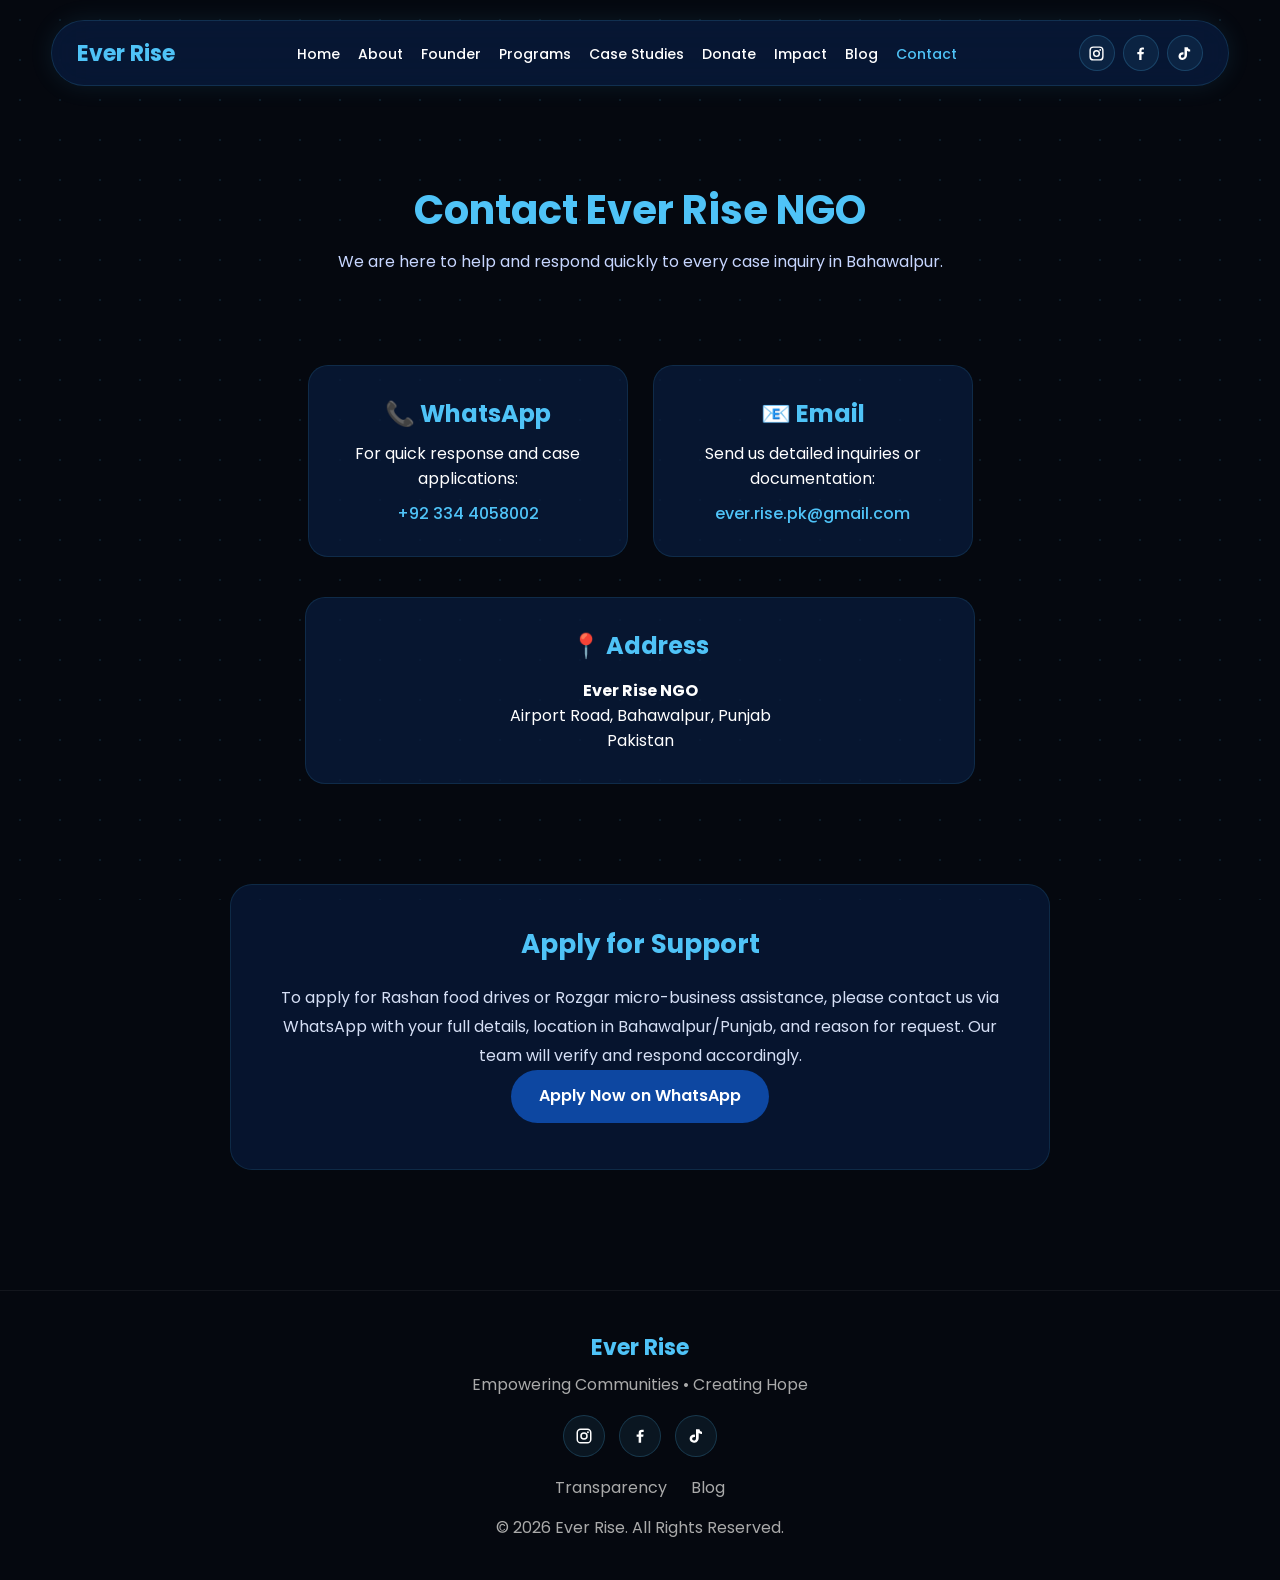
<file: contact.html>
<!DOCTYPE html>
<html lang="en">

<head>
    <meta charset="UTF-8">
    <meta name="viewport" content="width=device-width, initial-scale=1.0">

    <title>Contact Us | Ever Rise NGO – Apply for Rashan & Rozgar</title>
    <meta name="description"
        content="Contact Ever Rise NGO via WhatsApp or Email to apply for Rashan food support, Rozgar small business setups, or to partner with our community initiatives.">
    <meta name="robots" content="index, follow">
    <link rel="canonical" href="https://ever-rise-org.vercel.app/contact.html">

    <!-- Open Graph Tags -->
    <meta property="og:title" content="Contact Us | Ever Rise NGO">
    <meta property="og:description"
        content="Get in touch with Ever Rise NGO in Bahawalpur for case inquiries, applications, and support.">
    <meta property="og:url" content="https://ever-rise-org.vercel.app/contact.html">
    <meta property="og:type" content="website">
    <meta property="og:image" content="https://ever-rise-org.vercel.app/ever.rise.jpeg">

    <!-- Twitter Card -->
    <meta name="twitter:card" content="summary_large_image">
    <meta name="twitter:title" content="Contact Us | Ever Rise NGO">
    <meta name="twitter:description" content="Get in touch with Ever Rise NGO in Bahawalpur for case inquiries, applications, and support.">
    <meta name="twitter:image" content="https://ever-rise-org.vercel.app/ever.rise.jpeg">

    <!-- Structured Data (JSON-LD) ContactPage & Breadcrumbs -->
    <script type="application/ld+json">
    {
      "@context": "https://schema.org",
      "@graph": [
        {
          "@type": "BreadcrumbList",
          "itemListElement": [{
            "@type": "ListItem",
            "position": 1,
            "name": "Home",
            "item": "https://ever-rise-org.vercel.app/"
          },{
            "@type": "ListItem",
            "position": 2,
            "name": "Contact",
            "item": "https://ever-rise-org.vercel.app/contact.html"
          }]
        },
        {
          "@type": "ContactPage",
          "name": "Contact Ever Rise NGO",
          "url": "https://ever-rise-org.vercel.app/contact.html",
          "mainEntity": {
            "@type": "NGO",
            "name": "Ever Rise",
            "telephone": "+923344058002",
            "email": "ever.rise.pk@gmail.com",
            "address": {
              "@type": "PostalAddress",
              "streetAddress": "Airport Road",
              "addressLocality": "Bahawalpur",
              "addressRegion": "Punjab",
              "addressCountry": "Pakistan"
            }
          }
        }
      ]
    }
    </script>

    <link rel="icon" type="image/jpeg" href="ever.rise.jpeg">
    <!-- Font Awesome Icons -->
    <link rel="stylesheet" href="https://cdnjs.cloudflare.com/ajax/libs/font-awesome/6.5.1/css/all.min.css">

    <link rel="stylesheet" href="css/style.css">

    <link rel="preconnect" href="https://fonts.googleapis.com">
    <link href="https://fonts.googleapis.com/css2?family=Poppins:wght@300;400;500;600;700;800&display=swap"
        rel="stylesheet">
</head>

<body>

    <!-- Background Glow -->
    <div class="particles"></div>

    <!-- Navigation -->
    <nav>
        <button class="hamburger" aria-label="Toggle navigation menu" id="hamburger-btn">
                    <span></span>
                    <span></span>
                    <span></span>
                </button>
        <div class="logo">
                Ever Rise
            </div>
        <ul>
            <li><a href="index.html">Home</a></li>
            <li><a href="about.html">About</a></li>
            <li><a href="founder.html">Founder</a></li>
            <li><a href="projects.html">Programs</a></li>
            <li><a href="cases.html">Case Studies</a></li>
            <li><a href="donate.html">Donate</a></li>
            <li><a href="impact.html">Impact</a></li>
            <li><a href="blog.html">Blog</a></li>
            <li><a href="contact.html">Contact</a></li>
        </ul>
<div class="nav-right" style="display:flex; align-items:center; gap:20px;">
    <div class="social-links">

        <!-- Instagram -->
        <a href="https://www.instagram.com/ever.rise.1187/" target="_blank"
            rel="noopener noreferrer" aria-label="Follow Ever Rise NGO on Instagram">
            <svg viewBox="0 0 24 24" aria-hidden="true">
                <path d="M7.5 2h9A5.5 5.5 0 0 1 22 7.5v9a5.5 5.5 0 0 1-5.5 5.5h-9A5.5 5.5 0 0 1 2 16.5v-9A5.5 5.5 0 0 1 7.5 2Zm0 2A3.5 3.5 0 0 0 4 7.5v9A3.5 3.5 0 0 0 7.5 20h9a3.5 3.5 0 0 0 3.5-3.5v-9A3.5 3.5 0 0 0 16.5 4h-9ZM12 7a5 5 0 1 1 0 10 5 5 0 0 1 0-10Zm0 2a3 3 0 1 0 0 6 3 3 0 0 0 0-6Zm5.25-3.25a1.25 1.25 0 1 1 0 2.5 1.25 1.25 0 0 1 0-2.5Z"/>
            </svg>
        </a>

        <!-- Facebook -->
        <a href="https://www.facebook.com/profile.php?id=61590970520657" target="_blank"
            rel="noopener noreferrer" aria-label="Follow Ever Rise NGO on Facebook">
            <svg viewBox="0 0 24 24" aria-hidden="true">
                <path d="M13.5 21v-8h2.75l.5-3H13.5V8.05c0-.87.29-1.55 1.62-1.55h1.76V3.82c-.3-.04-1.32-.12-2.5-.12-2.48 0-4.18 1.51-4.18 4.3V10H7.5v3h2.7v8h3.3Z"/>
            </svg>
        </a>

        <!-- TikTok -->
        <a href="https://www.tiktok.com/@ever.rise.1187" target="_blank"
            rel="noopener noreferrer" aria-label="Follow Ever Rise NGO on TikTok">
            <svg viewBox="0 0 24 24" aria-hidden="true">
                <path d="M16.6 3c.4 1.9 1.5 3.1 3.4 3.2v3.1c-1.7.1-3.2-.4-4.4-1.3v6.2c0 4.5-3.1 6.8-6.5 6.8-3.2 0-5.6-2.1-5.6-5.2 0-3.4 2.7-5.7 6.2-5.7.3 0 .6 0 .9.1v3.2c-.3-.1-.6-.1-.9-.1-1.6 0-2.8 1-2.8 2.5 0 1.4 1 2.2 2.3 2.2 1.5 0 2.8-.9 2.8-3.1V3h4.6Z"/>
            </svg>
        </a>

    </div>
</div>

    </nav>

    <!-- Header -->
    <section class="page-hero">

        <h1 class="reveal">Contact Ever Rise NGO</h1>

        <p class="reveal">
            We are here to help and respond quickly to every case inquiry in Bahawalpur.
        </p>

    </section>

    <!-- Contact Section -->
    <section class="contact-section">

        <div class="contact-card reveal">

            <h2>📞 WhatsApp</h2>

            <p>For quick response and case applications:</p>

            <a class="contact-link" href="https://wa.me/923344058002" target="_blank" rel="noopener noreferrer"
                aria-label="Contact Ever Rise NGO on WhatsApp">
                +92 334 4058002
            </a>

        </div>

        <div class="contact-card reveal">

            <h2>📧 Email</h2>

            <p>Send us detailed inquiries or documentation:</p>

            <a class="contact-link" href="mailto:ever.rise.pk@gmail.com" aria-label="Email Ever Rise NGO">
                ever.rise.pk@gmail.com
            </a>

        </div>

    </section>

    <!-- Location Address -->
    <section class="contact-section" style="padding-top: 0;">
        <div class="contact-card reveal" style="width: 100%; max-width: 670px;">
            <h2>📍 Address</h2>
            <p style="margin-top: 15px;">
                <strong>Ever Rise NGO</strong><br>
                Airport Road, Bahawalpur, Punjab<br>
                Pakistan
            </p>
        </div>
    </section>

    <!-- Application Info -->
    <section class="mission reveal">

        <div class="mission-box">

            <h2>Apply for Support</h2>

            <p>
                To apply for Rashan food drives or Rozgar micro-business assistance, please contact us
                via WhatsApp with your full details, location in Bahawalpur/Punjab, and reason for request.
                Our team will verify and respond accordingly.
            </p>

            <a href="https://wa.me/923344058002" class="btn" target="_blank" rel="noopener noreferrer"
                aria-label="Apply Now on WhatsApp">
                Apply Now on WhatsApp
            </a>

        </div>

    </section>

    <!-- Footer -->

    <footer>

        <h3>Ever Rise</h3>

        <p>
            Empowering Communities • Creating Hope
        </p>
<div class="footer-social">

    <!-- Instagram -->
    <a href="https://www.instagram.com/ever.rise.1187/" target="_blank"
        rel="noopener noreferrer" aria-label="Follow Ever Rise NGO on Instagram">
        <svg viewBox="0 0 24 24" aria-hidden="true">
            <path d="M7.5 2h9A5.5 5.5 0 0 1 22 7.5v9a5.5 5.5 0 0 1-5.5 5.5h-9A5.5 5.5 0 0 1 2 16.5v-9A5.5 5.5 0 0 1 7.5 2Zm0 2A3.5 3.5 0 0 0 4 7.5v9A3.5 3.5 0 0 0 7.5 20h9a3.5 3.5 0 0 0 3.5-3.5v-9A3.5 3.5 0 0 0 16.5 4h-9ZM12 7a5 5 0 1 1 0 10 5 5 0 0 1 0-10Zm0 2a3 3 0 1 0 0 6 3 3 0 0 0 0-6Zm5.25-3.25a1.25 1.25 0 1 1 0 2.5 1.25 1.25 0 0 1 0-2.5Z"/>
        </svg>
    </a>

    <!-- Facebook -->
    <a href="https://www.facebook.com/profile.php?id=61590970520657" target="_blank"
        rel="noopener noreferrer" aria-label="Follow Ever Rise NGO on Facebook">
        <svg viewBox="0 0 24 24" aria-hidden="true">
            <path d="M13.5 21v-8h2.75l.5-3H13.5V8.05c0-.87.29-1.55 1.62-1.55h1.76V3.82c-.3-.04-1.32-.12-2.5-.12-2.48 0-4.18 1.51-4.18 4.3V10H7.5v3h2.7v8h3.3Z"/>
        </svg>
    </a>

    <!-- TikTok -->
    <a href="https://www.tiktok.com/@ever.rise.1187" target="_blank"
        rel="noopener noreferrer" aria-label="Follow Ever Rise NGO on TikTok">
        <svg viewBox="0 0 24 24" aria-hidden="true">
            <path d="M16.6 3c.4 1.9 1.5 3.1 3.4 3.2v3.1c-1.7.1-3.2-.4-4.4-1.3v6.2c0 4.5-3.1 6.8-6.5 6.8-3.2 0-5.6-2.1-5.6-5.2 0-3.4 2.7-5.7 6.2-5.7.3 0 .6 0 .9.1v3.2c-.3-.1-.6-.1-.9-.1-1.6 0-2.8 1-2.8 2.5 0 1.4 1 2.2 2.3 2.2 1.5 0 2.8-.9 2.8-3.1V3h4.6Z"/>
        </svg>
    </a>

</div>

        <div style="margin: 15px 0;">
            <a href="impact.html" style="color: #aaa; text-decoration: none; margin: 0 10px;">Transparency</a>
            <a href="blog.html" style="color: #aaa; text-decoration: none; margin: 0 10px;">Blog</a>
        </div>

        <p class="copyright">
            © 2026 Ever Rise. All Rights Reserved.
        </p>

    </footer>

    <script src="js/script.js"></script>

</body>

</html>
</file>
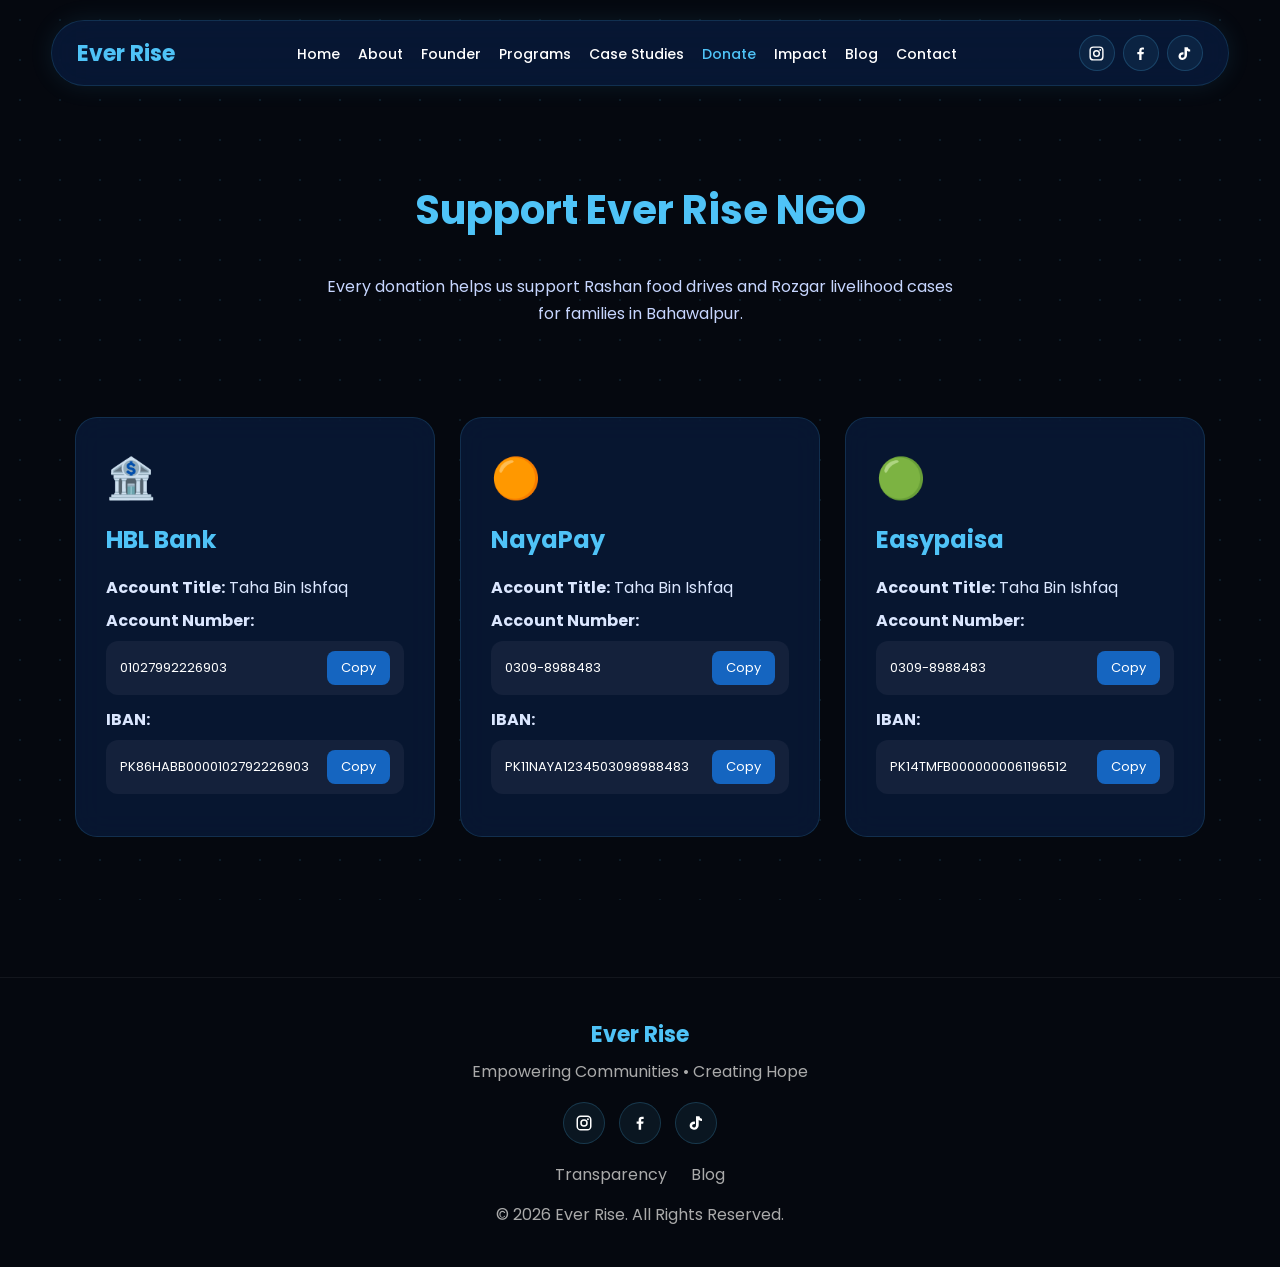
<file: donate.html>
<!DOCTYPE html>
<html lang="en">

<head>
    <meta charset="UTF-8">
    <meta name="viewport" content="width=device-width, initial-scale=1.0">

    <title>Donate to Ever Rise NGO – Support Rashan & Rozgar Drives</title>
    <meta name="description"
        content="Donate to Ever Rise NGO via HBL, NayaPay, or Easypaisa. Your support directly funds monthly food packages and small business setups for deserving families.">
    <meta name="robots" content="index, follow">
    <link rel="canonical" href="https://ever-rise-org.vercel.app/donate.html">

    <!-- Open Graph Tags -->
    <meta property="og:title" content="Donate to Ever Rise NGO – Support Rashan & Rozgar Drives">
    <meta property="og:description"
        content="Donate to Ever Rise NGO. Your support directly funds monthly food packages and small business setups for deserving families in Bahawalpur.">
    <meta property="og:url" content="https://ever-rise-org.vercel.app/donate.html">
    <meta property="og:type" content="website">
    <meta property="og:image" content="https://ever-rise-org.vercel.app/ever.rise.jpeg">

    <!-- Twitter Card -->
    <meta name="twitter:card" content="summary_large_image">
    <meta name="twitter:title" content="Donate to Ever Rise NGO – Support Rashan & Rozgar Drives">
    <meta name="twitter:description" content="Donate to Ever Rise NGO. Your support directly funds monthly food packages and small business setups for deserving families in Bahawalpur.">
    <meta name="twitter:image" content="https://ever-rise-org.vercel.app/ever.rise.jpeg">

    <!-- Structured Data (JSON-LD) Breadcrumbs & DonateAction -->
    <script type="application/ld+json">
    {
      "@context": "https://schema.org",
      "@graph": [
        {
          "@type": "BreadcrumbList",
          "itemListElement": [{
            "@type": "ListItem",
            "position": 1,
            "name": "Home",
            "item": "https://ever-rise-org.vercel.app/"
          },{
            "@type": "ListItem",
            "position": 2,
            "name": "Donate",
            "item": "https://ever-rise-org.vercel.app/donate.html"
          }]
        },
        {
          "@type": "DonateAction",
          "recipient": {
            "@type": "NGO",
            "name": "Ever Rise"
          }
        }
      ]
    }
    </script>

    <link rel="icon" type="image/jpeg" href="ever.rise.jpeg">
    <!-- Font Awesome Icons -->
    <link rel="stylesheet" href="https://cdnjs.cloudflare.com/ajax/libs/font-awesome/6.5.1/css/all.min.css">

    <link rel="stylesheet" href="css/style.css">

    <link rel="preconnect" href="https://fonts.googleapis.com">
    <link href="https://fonts.googleapis.com/css2?family=Poppins:wght@300;400;500;600;700;800&display=swap"
        rel="stylesheet">
</head>

<body>

    <div class="particles"></div>

    <nav>
        <button class="hamburger" aria-label="Toggle navigation menu" id="hamburger-btn">
                    <span></span>
                    <span></span>
                    <span></span>
                </button>
        <div class="logo">
                Ever Rise
            </div>
        <ul>
            <li><a href="index.html">Home</a></li>
            <li><a href="about.html">About</a></li>
            <li><a href="founder.html">Founder</a></li>
            <li><a href="projects.html">Programs</a></li>
            <li><a href="cases.html">Case Studies</a></li>
            <li><a href="donate.html">Donate</a></li>
            <li><a href="impact.html">Impact</a></li>
            <li><a href="blog.html">Blog</a></li>
            <li><a href="contact.html">Contact</a></li>
        </ul>
 <div class="nav-right" style="display:flex; align-items:center; gap:20px;">
    <div class="social-links">

        <!-- Instagram -->
        <a href="https://www.instagram.com/ever.rise.1187/" target="_blank"
            rel="noopener noreferrer" aria-label="Follow Ever Rise NGO on Instagram">
            <svg viewBox="0 0 24 24" aria-hidden="true">
                <path d="M7.5 2h9A5.5 5.5 0 0 1 22 7.5v9a5.5 5.5 0 0 1-5.5 5.5h-9A5.5 5.5 0 0 1 2 16.5v-9A5.5 5.5 0 0 1 7.5 2Zm0 2A3.5 3.5 0 0 0 4 7.5v9A3.5 3.5 0 0 0 7.5 20h9a3.5 3.5 0 0 0 3.5-3.5v-9A3.5 3.5 0 0 0 16.5 4h-9ZM12 7a5 5 0 1 1 0 10 5 5 0 0 1 0-10Zm0 2a3 3 0 1 0 0 6 3 3 0 0 0 0-6Zm5.25-3.25a1.25 1.25 0 1 1 0 2.5 1.25 1.25 0 0 1 0-2.5Z"/>
            </svg>
        </a>

        <!-- Facebook -->
        <a href="https://www.facebook.com/profile.php?id=61590970520657" target="_blank"
            rel="noopener noreferrer" aria-label="Follow Ever Rise NGO on Facebook">
            <svg viewBox="0 0 24 24" aria-hidden="true">
                <path d="M13.5 21v-8h2.75l.5-3H13.5V8.05c0-.87.29-1.55 1.62-1.55h1.76V3.82c-.3-.04-1.32-.12-2.5-.12-2.48 0-4.18 1.51-4.18 4.3V10H7.5v3h2.7v8h3.3Z"/>
            </svg>
        </a>

        <!-- TikTok -->
        <a href="https://www.tiktok.com/@ever.rise.1187" target="_blank"
            rel="noopener noreferrer" aria-label="Follow Ever Rise NGO on TikTok">
            <svg viewBox="0 0 24 24" aria-hidden="true">
                <path d="M16.6 3c.4 1.9 1.5 3.1 3.4 3.2v3.1c-1.7.1-3.2-.4-4.4-1.3v6.2c0 4.5-3.1 6.8-6.5 6.8-3.2 0-5.6-2.1-5.6-5.2 0-3.4 2.7-5.7 6.2-5.7.3 0 .6 0 .9.1v3.2c-.3-.1-.6-.1-.9-.1-1.6 0-2.8 1-2.8 2.5 0 1.4 1 2.2 2.3 2.2 1.5 0 2.8-.9 2.8-3.1V3h4.6Z"/>
            </svg>
        </a>

    </div>
</div>

    </nav>

    <section class="page-hero">

        <h1>Support Ever Rise NGO</h1>
        <br>
        <p>
            Every donation helps us support Rashan food drives and Rozgar livelihood cases for families in Bahawalpur.
        </p>

    </section>

    <section class="donation-grid">

        <!-- HBL -->

        <div class="donation-card reveal">

            <div class="bank-icon">
                🏦
            </div>

            <h2>HBL Bank</h2>

            <p><strong>Account Title:</strong> Taha Bin Ishfaq</p>

            <p><strong>Account Number:</strong></p>

            <div class="copy-box">

                <span id="hbl">
                    01027992226903
                </span>

                <button onclick="copyText('hbl')" aria-label="Copy HBL Account Number">
                    Copy
                </button>

            </div>

            <p><strong>IBAN:</strong></p>

            <div class="copy-box">

                <span id="hbl-iban">
                    PK86HABB0000102792226903
                </span>

                <button onclick="copyText('hbl-iban')" aria-label="Copy HBL IBAN">
                    Copy
                </button>

            </div>

        </div>

        <!-- NAYAPAY -->

        <div class="donation-card reveal">

            <div class="bank-icon">
                🟠
            </div>

            <h2>NayaPay</h2>

            <p><strong>Account Title:</strong> Taha Bin Ishfaq</p>

            <p><strong>Account Number:</strong></p>

            <div class="copy-box">

                <span id="nayapay">
                    0309-8988483
                </span>

                <button onclick="copyText('nayapay')" aria-label="Copy NayaPay Account Number">
                    Copy
                </button>

            </div>

            <p><strong>IBAN:</strong></p>

            <div class="copy-box">

                <span id="nayapay-iban">
                    PK11NAYA1234503098988483
                </span>

                <button onclick="copyText('nayapay-iban')" aria-label="Copy NayaPay IBAN">
                    Copy
                </button>

            </div>

        </div>

        <!-- EASYPAISA -->

        <div class="donation-card reveal">

            <div class="bank-icon">
                🟢
            </div>

            <h2>Easypaisa</h2>

            <p><strong>Account Title:</strong> Taha Bin Ishfaq</p>

            <p><strong>Account Number:</strong></p>

            <div class="copy-box">

                <span id="easypaisa">
                    0309-8988483
                </span>

                <button onclick="copyText('easypaisa')" aria-label="Copy Easypaisa Account Number">
                    Copy
                </button>

            </div>

            <p><strong>IBAN:</strong></p>

            <div class="copy-box">

                <span id="easypaisa-iban">
                    PK14TMFB0000000061196512
                </span>

                <button onclick="copyText('easypaisa-iban')" aria-label="Copy Easypaisa IBAN">
                    Copy
                </button>

            </div>

        </div>

    </section>

    <!-- Footer -->

    <footer>

        <h3>Ever Rise</h3>

        <p>
            Empowering Communities • Creating Hope
        </p>

<div class="footer-social">

    <!-- Instagram -->
    <a href="https://www.instagram.com/ever.rise.1187/" target="_blank"
        rel="noopener noreferrer" aria-label="Follow Ever Rise NGO on Instagram">
        <svg viewBox="0 0 24 24" aria-hidden="true">
            <path d="M7.5 2h9A5.5 5.5 0 0 1 22 7.5v9a5.5 5.5 0 0 1-5.5 5.5h-9A5.5 5.5 0 0 1 2 16.5v-9A5.5 5.5 0 0 1 7.5 2Zm0 2A3.5 3.5 0 0 0 4 7.5v9A3.5 3.5 0 0 0 7.5 20h9a3.5 3.5 0 0 0 3.5-3.5v-9A3.5 3.5 0 0 0 16.5 4h-9ZM12 7a5 5 0 1 1 0 10 5 5 0 0 1 0-10Zm0 2a3 3 0 1 0 0 6 3 3 0 0 0 0-6Zm5.25-3.25a1.25 1.25 0 1 1 0 2.5 1.25 1.25 0 0 1 0-2.5Z"/>
        </svg>
    </a>

    <!-- Facebook -->
    <a href="https://www.facebook.com/profile.php?id=61590970520657" target="_blank"
        rel="noopener noreferrer" aria-label="Follow Ever Rise NGO on Facebook">
        <svg viewBox="0 0 24 24" aria-hidden="true">
            <path d="M13.5 21v-8h2.75l.5-3H13.5V8.05c0-.87.29-1.55 1.62-1.55h1.76V3.82c-.3-.04-1.32-.12-2.5-.12-2.48 0-4.18 1.51-4.18 4.3V10H7.5v3h2.7v8h3.3Z"/>
        </svg>
    </a>

    <!-- TikTok -->
    <a href="https://www.tiktok.com/@ever.rise.1187" target="_blank"
        rel="noopener noreferrer" aria-label="Follow Ever Rise NGO on TikTok">
        <svg viewBox="0 0 24 24" aria-hidden="true">
            <path d="M16.6 3c.4 1.9 1.5 3.1 3.4 3.2v3.1c-1.7.1-3.2-.4-4.4-1.3v6.2c0 4.5-3.1 6.8-6.5 6.8-3.2 0-5.6-2.1-5.6-5.2 0-3.4 2.7-5.7 6.2-5.7.3 0 .6 0 .9.1v3.2c-.3-.1-.6-.1-.9-.1-1.6 0-2.8 1-2.8 2.5 0 1.4 1 2.2 2.3 2.2 1.5 0 2.8-.9 2.8-3.1V3h4.6Z"/>
        </svg>
    </a>

</div>

        <div style="margin: 15px 0;">
            <a href="impact.html" style="color: #aaa; text-decoration: none; margin: 0 10px;">Transparency</a>
            <a href="blog.html" style="color: #aaa; text-decoration: none; margin: 0 10px;">Blog</a>
        </div>

        <p class="copyright">
            © 2026 Ever Rise. All Rights Reserved.
        </p>

    </footer>

    <script src="js/script.js"></script>

</body>

</html>
</file>
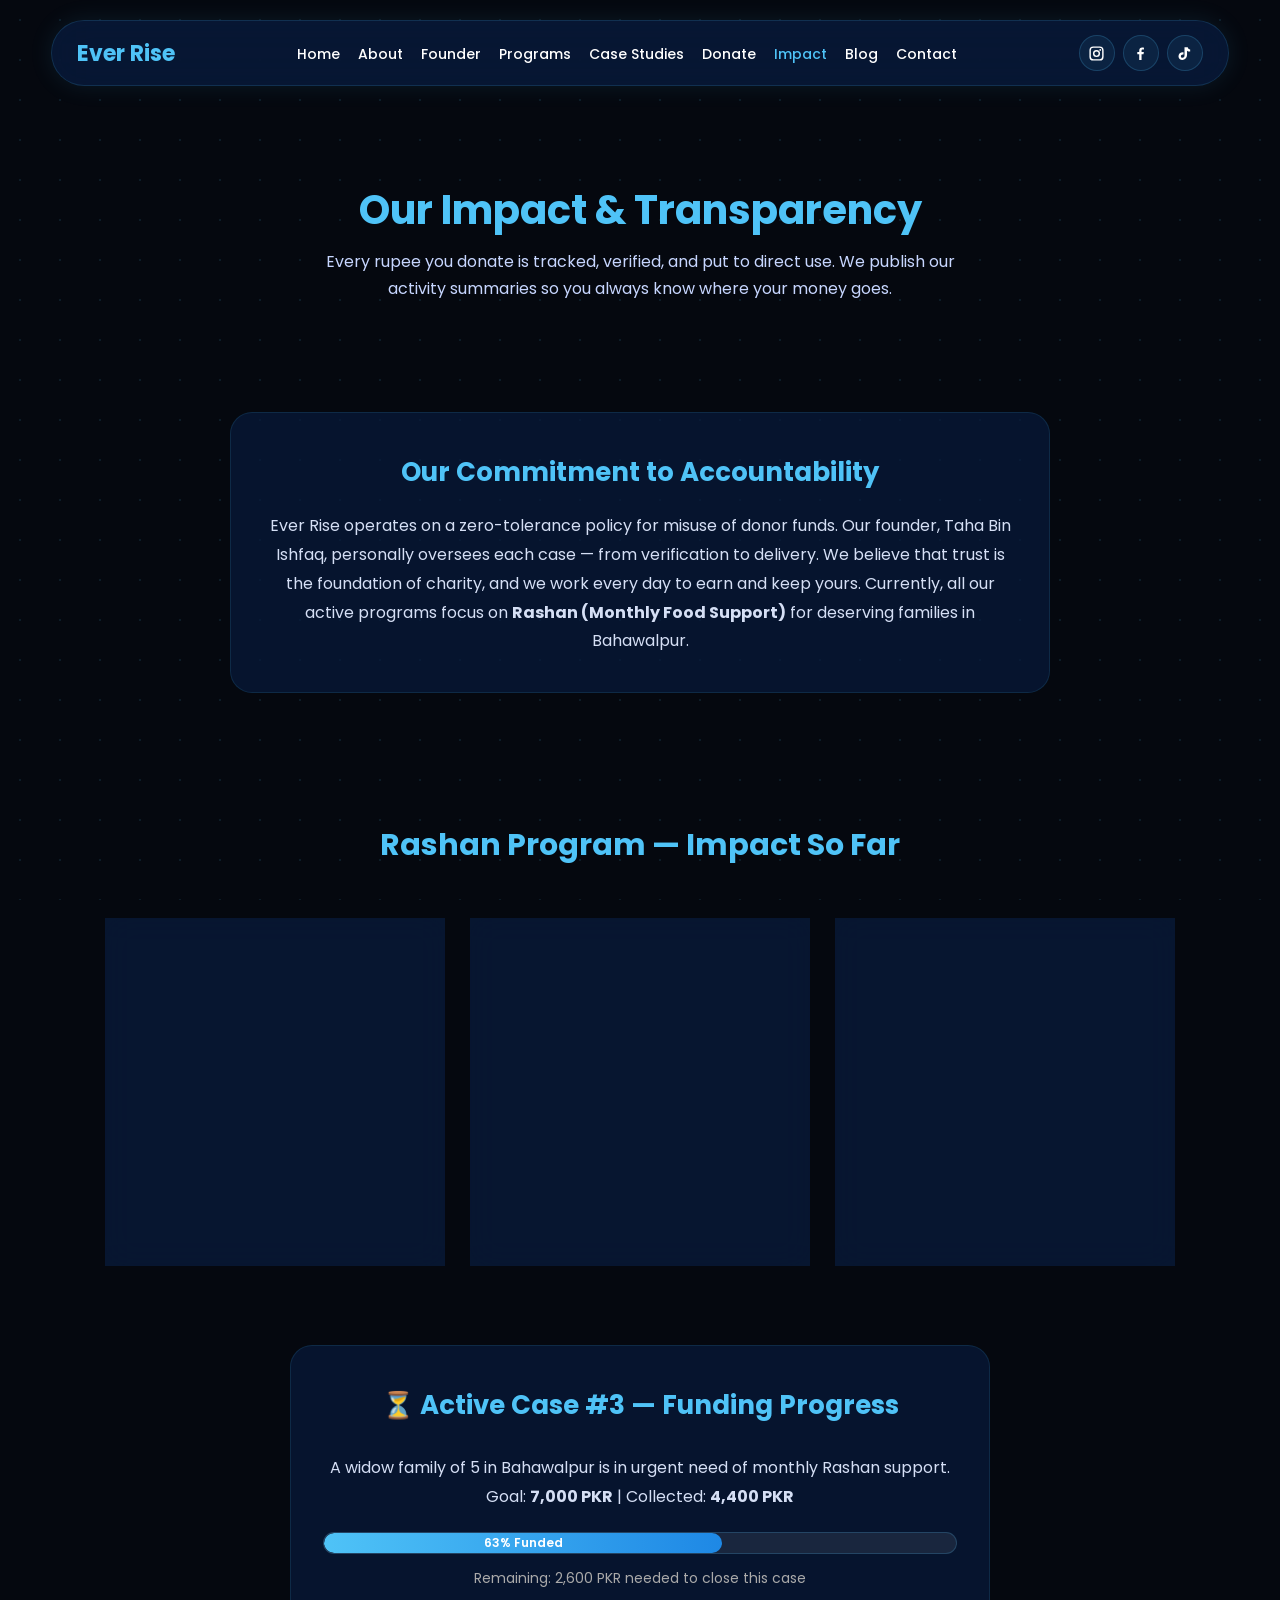
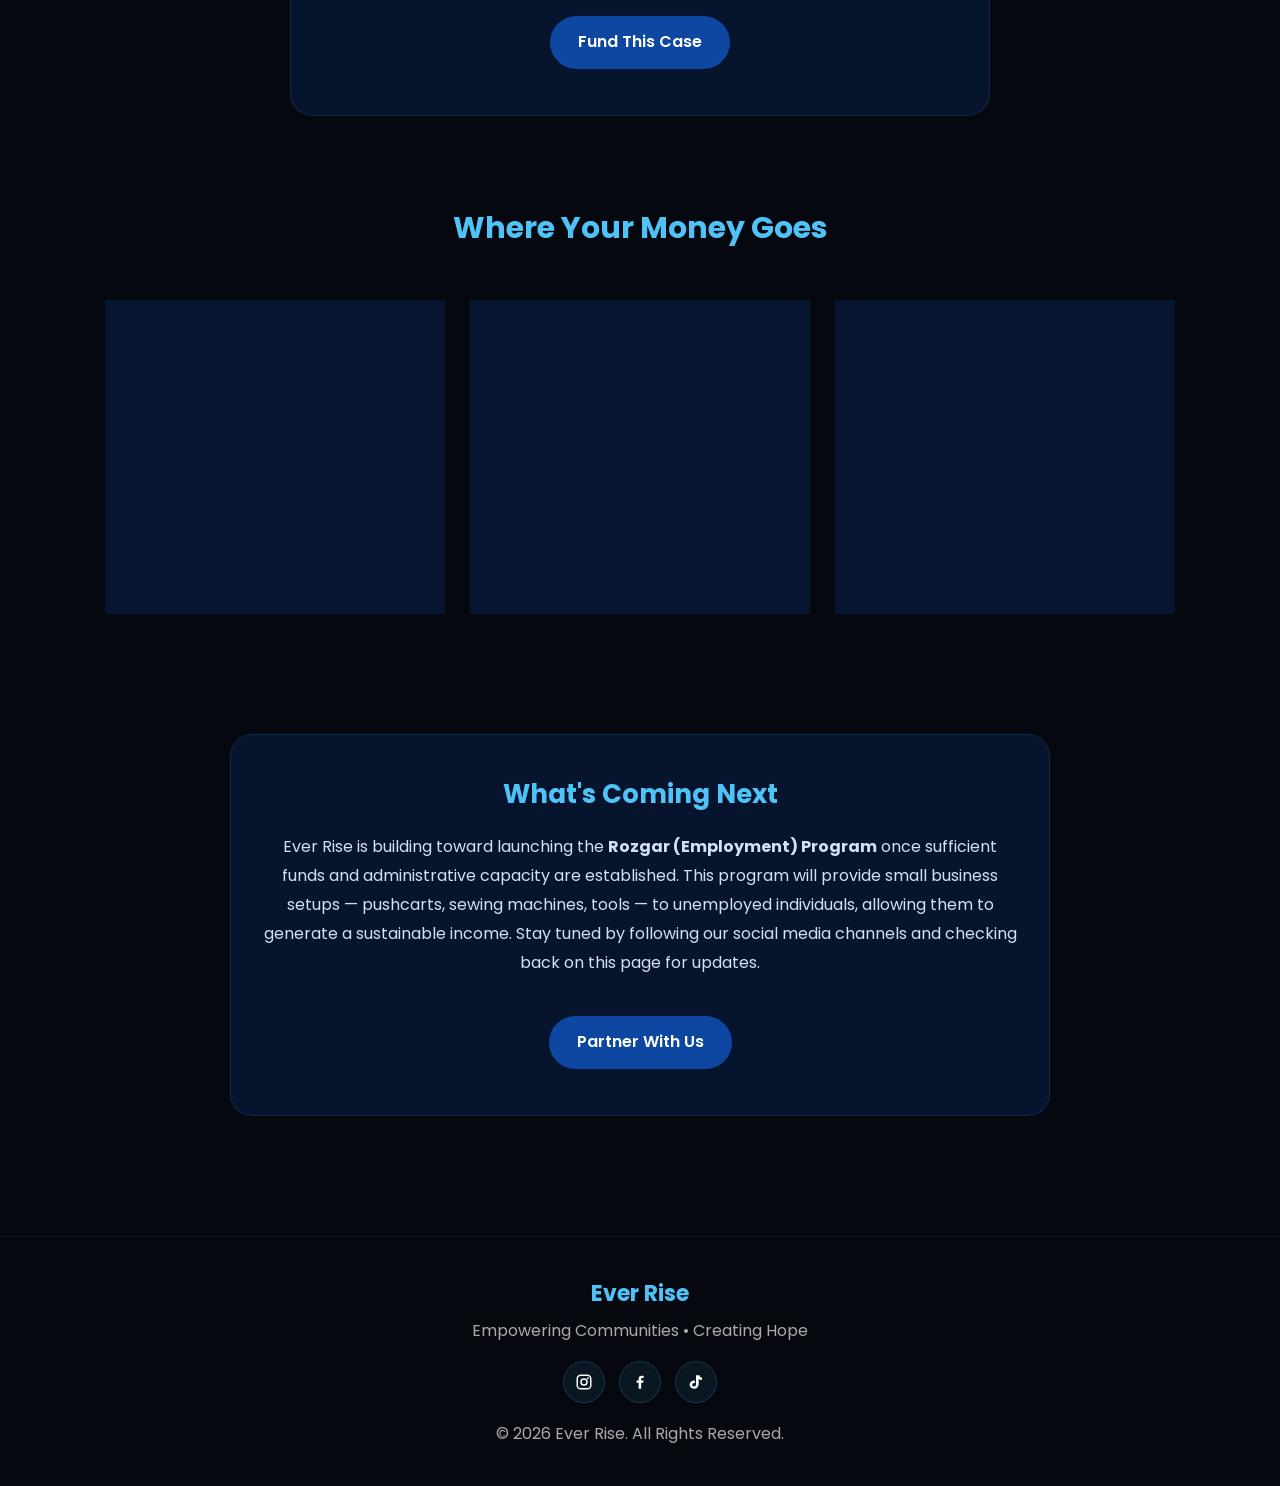
<file: impact.html>
<!DOCTYPE html>
<html lang="en">

<head>
    <meta charset="UTF-8">
    <meta name="viewport" content="width=device-width, initial-scale=1.0">

    <title>Our Impact & Transparency | Ever Rise NGO</title>
    <meta name="description"
        content="Read Ever Rise NGO's annual reports and transparency updates. We believe in complete financial transparency and visible community impact in Bahawalpur.">
    <meta name="robots" content="index, follow">
    <link rel="canonical" href="https://everrise.org.pk/impact.html">
     <!-- Font Awesome -->
    <link rel="stylesheet"
        href="https://cdnjs.cloudflare.com/ajax/libs/font-awesome/6.5.2/css/all.min.css">

    <!-- Open Graph Tags -->
    <meta property="og:title" content="Impact & Transparency | Ever Rise NGO">
    <meta property="og:description"
        content="We believe in complete financial transparency and visible community impact. View our reports.">
    <meta property="og:url" content="https://everrise.org.pk/impact.html">
    <meta property="og:type" content="website">
    <meta property="og:image" content="https://everrise.org.pk/ever.rise.jpeg">

    <!-- Twitter Card -->
    <meta name="twitter:card" content="summary_large_image">
    <meta name="twitter:title" content="Impact & Transparency | Ever Rise NGO">
    <meta name="twitter:description" content="We believe in complete financial transparency and visible community impact. View our reports.">
    <meta name="twitter:image" content="https://everrise.org.pk/ever.rise.jpeg">

    <!-- Structured Data (JSON-LD) Breadcrumbs -->
    <script type="application/ld+json">
    {
      "@context": "https://schema.org",
      "@type": "BreadcrumbList",
      "itemListElement": [{
        "@type": "ListItem",
        "position": 1,
        "name": "Home",
        "item": "https://everrise.org.pk/"
      },{
        "@type": "ListItem",
        "position": 2,
        "name": "Impact",
        "item": "https://everrise.org.pk/impact.html"
      }]
    }
    </script>

    <link rel="icon" type="image/jpeg" href="ever.rise.jpeg">
    <!-- Font Awesome Icons -->
    <link rel="stylesheet" href="https://cdnjs.cloudflare.com/ajax/libs/font-awesome/6.5.1/css/all.min.css">

    <link rel="stylesheet" href="css/style.css">

    <link rel="preconnect" href="https://fonts.googleapis.com">
    <link href="https://fonts.googleapis.com/css2?family=Poppins:wght@300;400;500;600;700;800&display=swap"
        rel="stylesheet">
</head>

<body>

    <!-- Glitter Background -->
    <div class="particles"></div>

    <!-- Navigation -->
    <nav>
        <button class="hamburger" aria-label="Toggle navigation menu" id="hamburger-btn">
                    <span></span>
                    <span></span>
                    <span></span>
                </button>
        <div class="logo">
                Ever Rise
            </div>
        <ul>
            <li><a href="index.html">Home</a></li>
            <li><a href="about.html">About</a></li>
            <li><a href="founder.html">Founder</a></li>
            <li><a href="projects.html">Programs</a></li>
            <li><a href="cases.html">Case Studies</a></li>
            <li><a href="donate.html">Donate</a></li>
            <li><a href="impact.html">Impact</a></li>
            <li><a href="blog.html">Blog</a></li>
            <li><a href="contact.html">Contact</a></li>
        </ul>
<div class="nav-right" style="display:flex; align-items:center; gap:20px;">
    <div class="social-links">

        <!-- Instagram -->
        <a href="https://www.instagram.com/ever.rise.1187/" target="_blank"
            rel="noopener noreferrer" aria-label="Follow Ever Rise NGO on Instagram">
            <svg viewBox="0 0 24 24" aria-hidden="true">
                <path d="M7.5 2h9A5.5 5.5 0 0 1 22 7.5v9a5.5 5.5 0 0 1-5.5 5.5h-9A5.5 5.5 0 0 1 2 16.5v-9A5.5 5.5 0 0 1 7.5 2Zm0 2A3.5 3.5 0 0 0 4 7.5v9A3.5 3.5 0 0 0 7.5 20h9a3.5 3.5 0 0 0 3.5-3.5v-9A3.5 3.5 0 0 0 16.5 4h-9ZM12 7a5 5 0 1 1 0 10 5 5 0 0 1 0-10Zm0 2a3 3 0 1 0 0 6 3 3 0 0 0 0-6Zm5.25-3.25a1.25 1.25 0 1 1 0 2.5 1.25 1.25 0 0 1 0-2.5Z"/>
            </svg>
        </a>

        <!-- Facebook -->
        <a href="https://www.facebook.com/profile.php?id=61590970520657" target="_blank"
            rel="noopener noreferrer" aria-label="Follow Ever Rise NGO on Facebook">
            <svg viewBox="0 0 24 24" aria-hidden="true">
                <path d="M13.5 21v-8h2.75l.5-3H13.5V8.05c0-.87.29-1.55 1.62-1.55h1.76V3.82c-.3-.04-1.32-.12-2.5-.12-2.48 0-4.18 1.51-4.18 4.3V10H7.5v3h2.7v8h3.3Z"/>
            </svg>
        </a>

        <!-- TikTok -->
        <a href="https://www.tiktok.com/@ever.rise.1187" target="_blank"
            rel="noopener noreferrer" aria-label="Follow Ever Rise NGO on TikTok">
            <svg viewBox="0 0 24 24" aria-hidden="true">
                <path d="M16.6 3c.4 1.9 1.5 3.1 3.4 3.2v3.1c-1.7.1-3.2-.4-4.4-1.3v6.2c0 4.5-3.1 6.8-6.5 6.8-3.2 0-5.6-2.1-5.6-5.2 0-3.4 2.7-5.7 6.2-5.7.3 0 .6 0 .9.1v3.2c-.3-.1-.6-.1-.9-.1-1.6 0-2.8 1-2.8 2.5 0 1.4 1 2.2 2.3 2.2 1.5 0 2.8-.9 2.8-3.1V3h4.6Z"/>
            </svg>
        </a>

    </div>
</div>
    </nav>

    <!-- Header -->
    <section class="page-hero">
        <h1 class="reveal">Our Impact & Transparency</h1>
        <p class="reveal">
            Every rupee you donate is tracked, verified, and put to direct use. We publish our activity summaries so you always know where your money goes.
        </p>
    </section>

    <!-- Intro Statement -->
    <section class="mission reveal">
        <div class="mission-box">
            <h2>Our Commitment to Accountability</h2>
            <p>
                Ever Rise operates on a zero-tolerance policy for misuse of donor funds. 
                Our founder, Taha Bin Ishfaq, personally oversees each case — from verification to delivery. 
                We believe that trust is the foundation of charity, and we work every day to earn and keep yours.
                Currently, all our active programs focus on <strong>Rashan (Monthly Food Support)</strong> 
                for deserving families in Bahawalpur.
            </p>
        </div>
    </section>

    <!-- Rashan Program Impact -->
    <section class="program-section">
        <h2 class="section-title reveal">Rashan Program — Impact So Far</h2>
        <div class="program-grid">

            <div class="card reveal" style="text-align:center;">
                <div class="icon glow">🍚</div>
                <h3>2 Cases Completed</h3>
                <p>Two Rashan cases have been successfully completed and closed. Each family received their monthly grocery package worth 5,000–7,000 PKR, covering essential food items including flour, rice, lentils, oil, and sugar.</p>
            </div>

            <div class="card reveal" style="text-align:center;">
                <div class="icon glow">📦</div>
                <h3>What's in a Rashan Package?</h3>
                <p>A standard Ever Rise Rashan package includes: 10kg Flour, 5kg Rice, 1kg Lentils (Daal), 2L Cooking Oil, 1kg Sugar, 1kg Salt, 500g Tea, and seasonal items as available.</p>
            </div>

            <div class="card reveal" style="text-align:center;">
                <div class="icon glow">✅</div>
                <h3>Verified Beneficiaries</h3>
                <p>All beneficiaries are verified in person. Our team checks income, family size, living conditions, and community references before any case is approved — no exceptions.</p>
            </div>

        </div>
    </section>

    <!-- Active Case Progress -->
    <section class="mission reveal">
        <div class="mission-box" style="max-width: 700px; margin: 0 auto;">
            <h2 style="text-align:center; color: var(--glow); margin-bottom: 25px;">⏳ Active Case #3 — Funding Progress</h2>
            <p style="text-align:center; margin-bottom: 20px;">
                A widow family of 5 in Bahawalpur is in urgent need of monthly Rashan support. 
                Goal: <strong>7,000 PKR</strong> | Collected: <strong>4,400 PKR</strong>
            </p>

            <!-- Progress Bar -->
            <div style="background: rgba(255,255,255,0.08); border-radius: 50px; height: 22px; overflow: hidden; margin-bottom: 12px; border: 1px solid rgba(79,195,247,0.2);">
                <div style="background: linear-gradient(90deg, #4fc3f7, #1e88e5); height: 100%; width: 63%; border-radius: 50px; display:flex; align-items:center; justify-content:center; font-size:12px; font-weight:600; color:#fff;">
                    63% Funded
                </div>
            </div>
            <p style="text-align:center; font-size: 14px; color: #aaa; margin-bottom: 25px;">Remaining: 2,600 PKR needed to close this case</p>
            <div style="text-align:center;">
                <a href="donate.html" class="btn">Fund This Case</a>
            </div>
        </div>
    </section>

    <!-- Financial Breakdown -->
    <section class="program-section">
        <h2 class="section-title reveal">Where Your Money Goes</h2>
        <div class="program-grid" style="grid-template-columns: repeat(auto-fit, minmax(250px, 1fr));">

            <div class="card reveal" style="text-align:center;">
                <div style="font-size: 48px; font-weight: 800; color: var(--glow); margin-bottom: 8px;">95%+</div>
                <h3>Direct to Beneficiaries</h3>
                <p>The overwhelming majority of every donation goes directly toward purchasing and delivering Rashan packages to verified families. No middlemen.</p>
            </div>

            <div class="card reveal" style="text-align:center;">
                <div style="font-size: 48px; font-weight: 800; color: var(--glow); margin-bottom: 8px;">&lt;5%</div>
                <h3>Operational Costs</h3>
                <p>A small fraction covers transport, packaging, and communication costs required to run the delivery process. This is kept to an absolute minimum.</p>
            </div>

            <div class="card reveal" style="text-align:center;">
                <div style="font-size: 48px; font-weight: 800; color: var(--glow); margin-bottom: 8px;">0%</div>
                <h3>Administrative Salaries</h3>
                <p>Our founder and volunteers work on a fully voluntary basis. No salary or personal expense is drawn from donated funds — ever.</p>
            </div>

        </div>
    </section>

    <!-- Future Plans -->
    <section class="mission reveal">
        <div class="mission-box">
            <h2>What's Coming Next</h2>
            <p>
                Ever Rise is building toward launching the <strong>Rozgar (Employment) Program</strong> once sufficient funds and administrative capacity are established. 
                This program will provide small business setups — pushcarts, sewing machines, tools — to unemployed individuals, allowing them to generate a sustainable income. 
                Stay tuned by following our social media channels and checking back on this page for updates.
            </p>
            <br>
            <a href="contact.html" class="btn" style="display:inline-block; margin-top:10px;">Partner With Us</a>
        </div>
    </section>

    <!-- Footer -->
    <footer>
        <h3>Ever Rise</h3>
        <p>Empowering Communities • Creating Hope</p>
<div class="footer-social">

    <!-- Instagram -->
    <a href="https://www.instagram.com/ever.rise.1187/" target="_blank"
        rel="noopener noreferrer" aria-label="Follow Ever Rise NGO on Instagram">
        <svg viewBox="0 0 24 24" aria-hidden="true">
            <path d="M7.5 2h9A5.5 5.5 0 0 1 22 7.5v9a5.5 5.5 0 0 1-5.5 5.5h-9A5.5 5.5 0 0 1 2 16.5v-9A5.5 5.5 0 0 1 7.5 2Zm0 2A3.5 3.5 0 0 0 4 7.5v9A3.5 3.5 0 0 0 7.5 20h9a3.5 3.5 0 0 0 3.5-3.5v-9A3.5 3.5 0 0 0 16.5 4h-9ZM12 7a5 5 0 1 1 0 10 5 5 0 0 1 0-10Zm0 2a3 3 0 1 0 0 6 3 3 0 0 0 0-6Zm5.25-3.25a1.25 1.25 0 1 1 0 2.5 1.25 1.25 0 0 1 0-2.5Z"/>
        </svg>
    </a>

    <!-- Facebook -->
    <a href="https://www.facebook.com/profile.php?id=61590970520657" target="_blank"
        rel="noopener noreferrer" aria-label="Follow Ever Rise NGO on Facebook">
        <svg viewBox="0 0 24 24" aria-hidden="true">
            <path d="M13.5 21v-8h2.75l.5-3H13.5V8.05c0-.87.29-1.55 1.62-1.55h1.76V3.82c-.3-.04-1.32-.12-2.5-.12-2.48 0-4.18 1.51-4.18 4.3V10H7.5v3h2.7v8h3.3Z"/>
        </svg>
    </a>

    <!-- TikTok -->
    <a href="https://www.tiktok.com/@ever.rise.1187" target="_blank"
        rel="noopener noreferrer" aria-label="Follow Ever Rise NGO on TikTok">
        <svg viewBox="0 0 24 24" aria-hidden="true">
            <path d="M16.6 3c.4 1.9 1.5 3.1 3.4 3.2v3.1c-1.7.1-3.2-.4-4.4-1.3v6.2c0 4.5-3.1 6.8-6.5 6.8-3.2 0-5.6-2.1-5.6-5.2 0-3.4 2.7-5.7 6.2-5.7.3 0 .6 0 .9.1v3.2c-.3-.1-.6-.1-.9-.1-1.6 0-2.8 1-2.8 2.5 0 1.4 1 2.2 2.3 2.2 1.5 0 2.8-.9 2.8-3.1V3h4.6Z"/>
        </svg>
    </a>

</div>
        <p class="copyright">© 2026 Ever Rise. All Rights Reserved.</p>
    </footer>

    <script src="js/script.js"></script>
</body>
</html>
</file>
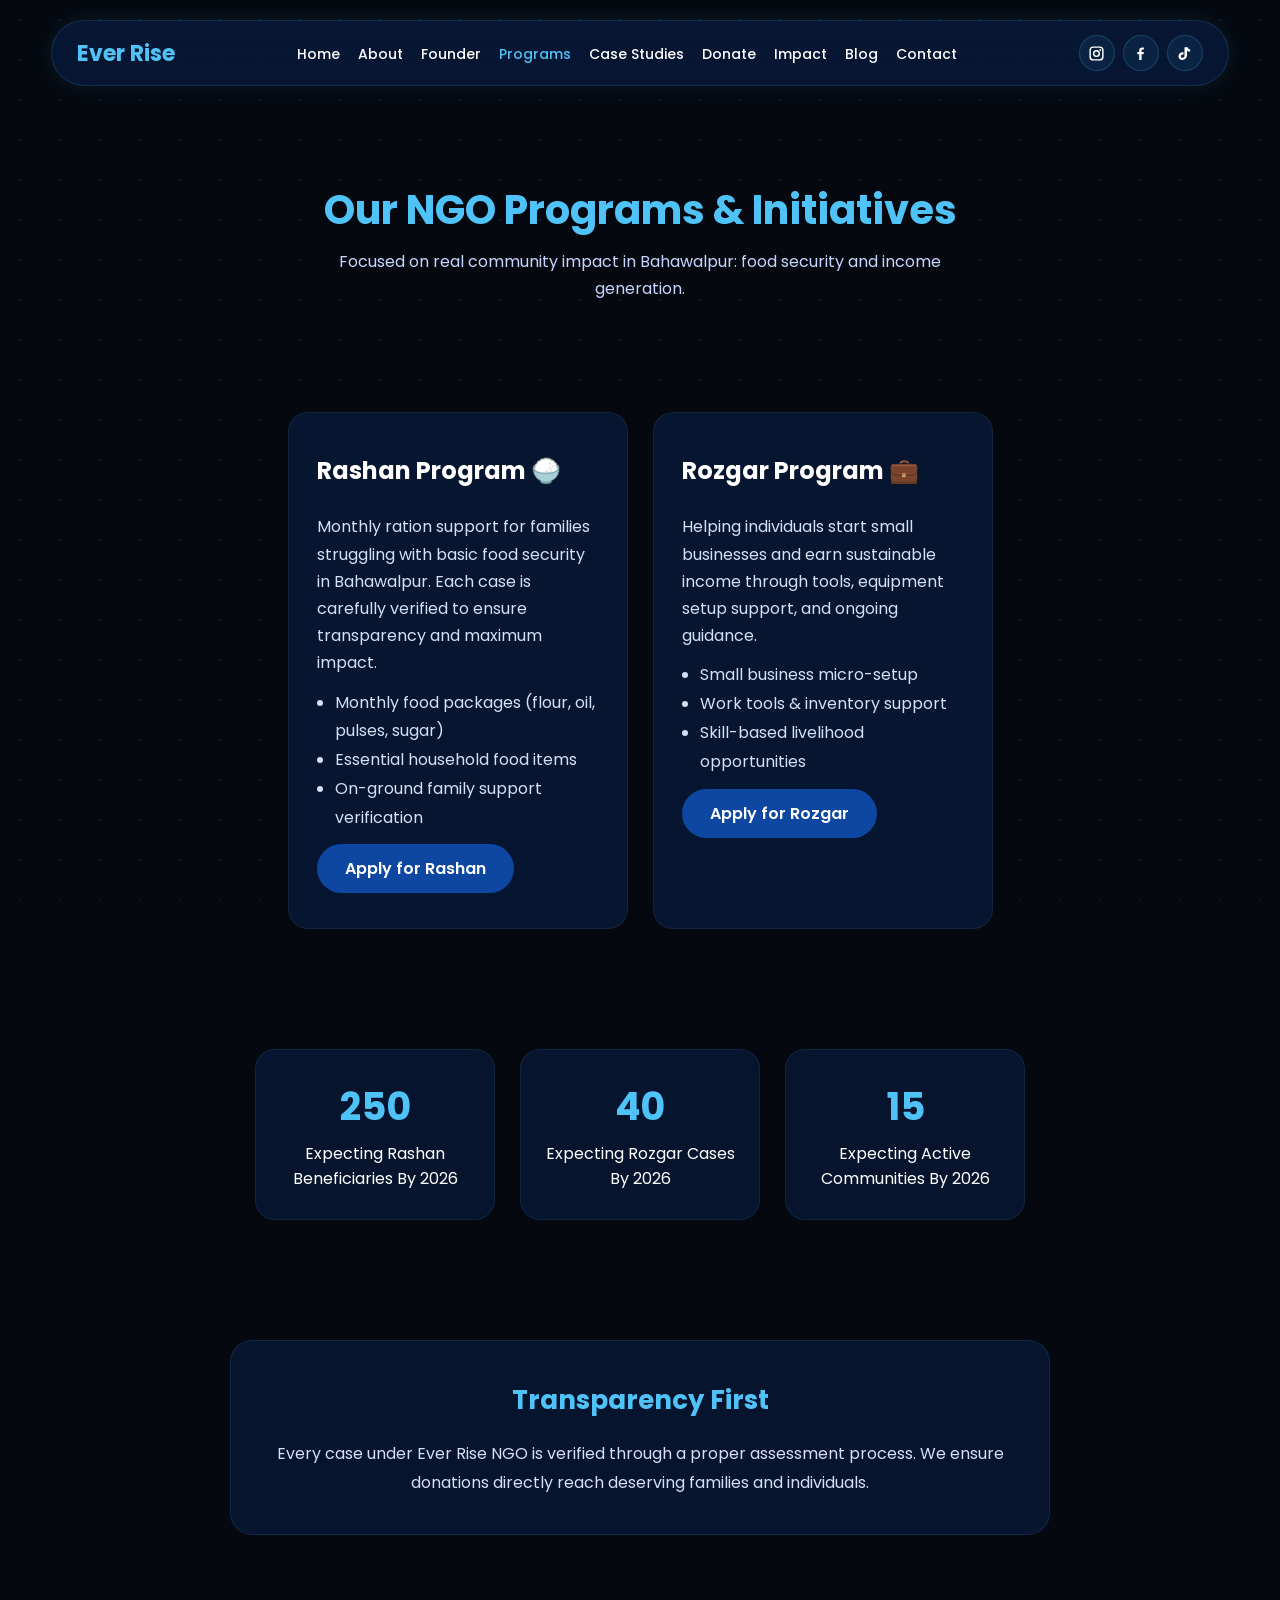
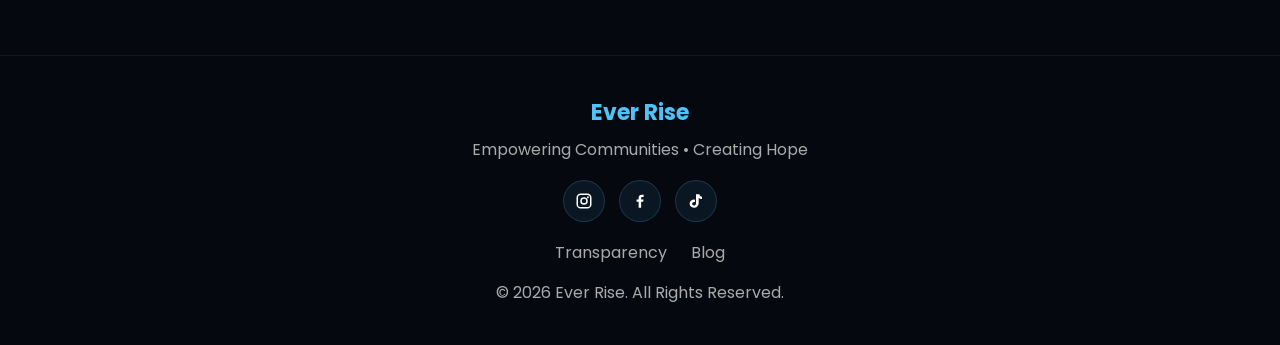
<file: projects.html>
<!DOCTYPE html>
<html lang="en">

<head>
    <meta charset="UTF-8">
    <meta name="viewport" content="width=device-width, initial-scale=1.0">

    <title>Rashan & Rozgar Programs | Ever Rise NGO Bahawalpur</title>
    <meta name="description"
        content="Explore Ever Rise NGO's core initiatives: monthly Rashan food distributions and Rozgar small business empowerment setups for families in Bahawalpur.">
    <meta name="robots" content="index, follow">
    <link rel="canonical" href="https://ever-rise-org.vercel.app/projects.html">

    <!-- Open Graph Tags -->
    <meta property="og:title" content="Rashan & Rozgar Programs | Ever Rise NGO">
    <meta property="og:description"
        content="Focused on real community impact: monthly food security and small business income generation programs in Bahawalpur.">
    <meta property="og:url" content="https://ever-rise-org.vercel.app/projects.html">
    <meta property="og:type" content="website">
    <meta property="og:image" content="https://ever-rise-org.vercel.app/ever.rise.jpeg">

    <!-- Twitter Card -->
    <meta name="twitter:card" content="summary_large_image">
    <meta name="twitter:title" content="Rashan & Rozgar Programs | Ever Rise NGO">
    <meta name="twitter:description" content="Focused on real community impact: monthly food security and small business income generation programs in Bahawalpur.">
    <meta name="twitter:image" content="https://ever-rise-org.vercel.app/ever.rise.jpeg">

    <!-- Structured Data (JSON-LD) Breadcrumbs & WebPage -->
    <script type="application/ld+json">
    {
      "@context": "https://schema.org",
      "@graph": [
        {
          "@type": "WebPage",
          "@id": "https://ever-rise-org.vercel.app/projects.html",
          "url": "https://ever-rise-org.vercel.app/projects.html",
          "name": "Programs",
          "description": "Explore Ever Rise NGO's core initiatives: monthly Rashan food distributions and Rozgar small business empowerment setups for families in Bahawalpur."
        },
        {
          "@type": "BreadcrumbList",
          "itemListElement": [{
            "@type": "ListItem",
            "position": 1,
            "name": "Home",
            "item": "https://ever-rise-org.vercel.app/"
          },{
            "@type": "ListItem",
            "position": 2,
            "name": "Programs",
            "item": "https://ever-rise-org.vercel.app/projects.html"
          }]
        }
      ]
    }
    </script>

    <link rel="icon" type="image/jpeg" href="ever.rise.jpeg">
    <!-- Font Awesome Icons -->
    <link rel="stylesheet" href="https://cdnjs.cloudflare.com/ajax/libs/font-awesome/6.5.1/css/all.min.css">

    <link rel="stylesheet" href="css/style.css">

    <link rel="preconnect" href="https://fonts.googleapis.com">
    <link href="https://fonts.googleapis.com/css2?family=Poppins:wght@300;400;500;600;700;800&display=swap"
        rel="stylesheet">
</head>

<body>

    <!-- Glitter Background -->
    <div class="particles"></div>

    <!-- Navigation -->
    <nav>
        <button class="hamburger" aria-label="Toggle navigation menu" id="hamburger-btn">
                    <span></span>
                    <span></span>
                    <span></span>
                </button>
        <div class="logo">
                Ever Rise
            </div>
        <ul>
            <li><a href="index.html">Home</a></li>
            <li><a href="about.html">About</a></li>
            <li><a href="founder.html">Founder</a></li>
            <li><a href="projects.html">Programs</a></li>
            <li><a href="cases.html">Case Studies</a></li>
            <li><a href="donate.html">Donate</a></li>
            <li><a href="impact.html">Impact</a></li>
            <li><a href="blog.html">Blog</a></li>
            <li><a href="contact.html">Contact</a></li>
        </ul>
<div class="nav-right" style="display:flex; align-items:center; gap:20px;">
    <div class="social-links">

        <!-- Instagram -->
        <a href="https://www.instagram.com/ever.rise.1187/" target="_blank"
            rel="noopener noreferrer" aria-label="Follow Ever Rise NGO on Instagram">
            <svg viewBox="0 0 24 24" aria-hidden="true">
                <path d="M7.5 2h9A5.5 5.5 0 0 1 22 7.5v9a5.5 5.5 0 0 1-5.5 5.5h-9A5.5 5.5 0 0 1 2 16.5v-9A5.5 5.5 0 0 1 7.5 2Zm0 2A3.5 3.5 0 0 0 4 7.5v9A3.5 3.5 0 0 0 7.5 20h9a3.5 3.5 0 0 0 3.5-3.5v-9A3.5 3.5 0 0 0 16.5 4h-9ZM12 7a5 5 0 1 1 0 10 5 5 0 0 1 0-10Zm0 2a3 3 0 1 0 0 6 3 3 0 0 0 0-6Zm5.25-3.25a1.25 1.25 0 1 1 0 2.5 1.25 1.25 0 0 1 0-2.5Z"/>
            </svg>
        </a>

        <!-- Facebook -->
        <a href="https://www.facebook.com/profile.php?id=61590970520657" target="_blank"
            rel="noopener noreferrer" aria-label="Follow Ever Rise NGO on Facebook">
            <svg viewBox="0 0 24 24" aria-hidden="true">
                <path d="M13.5 21v-8h2.75l.5-3H13.5V8.05c0-.87.29-1.55 1.62-1.55h1.76V3.82c-.3-.04-1.32-.12-2.5-.12-2.48 0-4.18 1.51-4.18 4.3V10H7.5v3h2.7v8h3.3Z"/>
            </svg>
        </a>

        <!-- TikTok -->
        <a href="https://www.tiktok.com/@ever.rise.1187" target="_blank"
            rel="noopener noreferrer" aria-label="Follow Ever Rise NGO on TikTok">
            <svg viewBox="0 0 24 24" aria-hidden="true">
                <path d="M16.6 3c.4 1.9 1.5 3.1 3.4 3.2v3.1c-1.7.1-3.2-.4-4.4-1.3v6.2c0 4.5-3.1 6.8-6.5 6.8-3.2 0-5.6-2.1-5.6-5.2 0-3.4 2.7-5.7 6.2-5.7.3 0 .6 0 .9.1v3.2c-.3-.1-.6-.1-.9-.1-1.6 0-2.8 1-2.8 2.5 0 1.4 1 2.2 2.3 2.2 1.5 0 2.8-.9 2.8-3.1V3h4.6Z"/>
            </svg>
        </a>

    </div>
</div>

    </nav>

    <!-- Header -->
    <section class="page-hero">

        <h1 class="reveal">Our NGO Programs & Initiatives</h1>

        <p class="reveal">
            Focused on real community impact in Bahawalpur: food security and income generation.
        </p>

    </section>

    <!-- Programs Section -->

    <section class="program-section">

        <div class="program-grid">

            <!-- Rashan Program -->
            <div class="card reveal program-card">

                <div class="icon glow"></div>

                <h2>Rashan Program 🍚</h2>
                <br>
                <p>
                    Monthly ration support for families struggling with
                    basic food security in Bahawalpur. Each case is carefully verified
                    to ensure transparency and maximum impact.
                </p>

                <ul>
                    <li> Monthly food packages (flour, oil, pulses, sugar)</li>
                    <li> Essential household food items</li>
                    <li> On-ground family support verification</li>
                </ul>

                <a href="contact.html" class="btn">Apply for Rashan</a>

            </div>

            <!-- Rozgar Program -->
            <div class="card reveal program-card">

                <div class="icon glow"></div>

                <h2>Rozgar Program 💼</h2>
                <br>
                <p>
                    Helping individuals start small businesses and earn
                    sustainable income through tools, equipment setup support,
                    and ongoing guidance.
                </p>

                <ul>
                    <li> Small business micro-setup</li>
                    <li> Work tools & inventory support</li>
                    <li> Skill-based livelihood opportunities</li>
                </ul>

                <a href="contact.html" class="btn">Apply for Rozgar</a>

            </div>

        </div>

    </section>

    <!-- Impact Section -->

    <section class="stats reveal">

        <div class="stat-card">
            <h2 class="counter" data-target="250">0</h2>
            <p>Expecting Rashan Beneficiaries By 2026</p>
        </div>

        <div class="stat-card">
            <h2 class="counter" data-target="40">0</h2>
            <p>Expecting Rozgar Cases By 2026</p>
        </div>

        <div class="stat-card">
            <h2 class="counter" data-target="15">0</h2>
            <p>Expecting Active Communities By 2026</p>
        </div>

    </section>

    <!-- Transparency Section -->

    <section class="mission reveal">

        <div class="mission-box">

            <h2>Transparency First</h2>

            <p>
                Every case under Ever Rise NGO is verified through a proper
                assessment process. We ensure donations directly reach
                deserving families and individuals.
            </p>

        </div>

    </section>

    <!-- Footer -->

    <footer>

        <h3>Ever Rise</h3>

        <p>
            Empowering Communities • Creating Hope
        </p>

<div class="footer-social">

    <!-- Instagram -->
    <a href="https://www.instagram.com/ever.rise.1187/" target="_blank"
        rel="noopener noreferrer" aria-label="Follow Ever Rise NGO on Instagram">
        <svg viewBox="0 0 24 24" aria-hidden="true">
            <path d="M7.5 2h9A5.5 5.5 0 0 1 22 7.5v9a5.5 5.5 0 0 1-5.5 5.5h-9A5.5 5.5 0 0 1 2 16.5v-9A5.5 5.5 0 0 1 7.5 2Zm0 2A3.5 3.5 0 0 0 4 7.5v9A3.5 3.5 0 0 0 7.5 20h9a3.5 3.5 0 0 0 3.5-3.5v-9A3.5 3.5 0 0 0 16.5 4h-9ZM12 7a5 5 0 1 1 0 10 5 5 0 0 1 0-10Zm0 2a3 3 0 1 0 0 6 3 3 0 0 0 0-6Zm5.25-3.25a1.25 1.25 0 1 1 0 2.5 1.25 1.25 0 0 1 0-2.5Z"/>
        </svg>
    </a>

    <!-- Facebook -->
    <a href="https://www.facebook.com/profile.php?id=61590970520657" target="_blank"
        rel="noopener noreferrer" aria-label="Follow Ever Rise NGO on Facebook">
        <svg viewBox="0 0 24 24" aria-hidden="true">
            <path d="M13.5 21v-8h2.75l.5-3H13.5V8.05c0-.87.29-1.55 1.62-1.55h1.76V3.82c-.3-.04-1.32-.12-2.5-.12-2.48 0-4.18 1.51-4.18 4.3V10H7.5v3h2.7v8h3.3Z"/>
        </svg>
    </a>

    <!-- TikTok -->
    <a href="https://www.tiktok.com/@ever.rise.1187" target="_blank"
        rel="noopener noreferrer" aria-label="Follow Ever Rise NGO on TikTok">
        <svg viewBox="0 0 24 24" aria-hidden="true">
            <path d="M16.6 3c.4 1.9 1.5 3.1 3.4 3.2v3.1c-1.7.1-3.2-.4-4.4-1.3v6.2c0 4.5-3.1 6.8-6.5 6.8-3.2 0-5.6-2.1-5.6-5.2 0-3.4 2.7-5.7 6.2-5.7.3 0 .6 0 .9.1v3.2c-.3-.1-.6-.1-.9-.1-1.6 0-2.8 1-2.8 2.5 0 1.4 1 2.2 2.3 2.2 1.5 0 2.8-.9 2.8-3.1V3h4.6Z"/>
        </svg>
    </a>

</div>

        <div style="margin: 15px 0;">
            <a href="impact.html" style="color: #aaa; text-decoration: none; margin: 0 10px;">Transparency</a>
            <a href="blog.html" style="color: #aaa; text-decoration: none; margin: 0 10px;">Blog</a>
        </div>

        <p class="copyright">
            © 2026 Ever Rise. All Rights Reserved.
        </p>

    </footer>

    <script src="js/script.js"></script>

</body>

</html>
</file>
<file: css/style.css>
/* =========================
   GLOBAL RESET
========================= */

*, *::before, *::after {
    margin: 0;
    padding: 0;
    box-sizing: border-box;
    font-family: 'Poppins', sans-serif;
}

body {
    background: #05080f;
    color: #ffffff;
    overflow-x: hidden;
}

/* =========================
   CSS VARIABLES
========================= */

:root {
    --primary: #0d47a1;
    --secondary: #1e88e5;
    --dark: #05080f;
    --card: #081b3d;
    --glow: #4fc3f7;
}

/* =========================
   GLITTER BACKGROUND
========================= */

.particles {
    position: fixed;
    width: 100%;
    height: 100%;
    top: 0;
    left: 0;
    z-index: -1;
    overflow: hidden;
}

.particles::before,
.particles::after {
    content: "";
    position: absolute;
    width: 200%;
    height: 200%;
    background: radial-gradient(circle, rgba(79,195,247,0.6) 1px, transparent 1px);
    background-size: 40px 40px;
    opacity: 0.12;
    animation: moveStars 60s linear infinite;
}

.particles::after {
    opacity: 0.06;
    animation-direction: reverse;
}

@keyframes moveStars {
    from { transform: translate(0, 0); }
    to   { transform: translate(-300px, -300px); }
}

/* =========================
   NAVBAR
========================= */

nav {
    width: 92%;
    margin: 20px auto;
    padding: 14px 25px;
    display: flex;
    justify-content: space-between;
    align-items: center;
    gap: 20px;
    background: rgba(8,27,61,0.80);
    backdrop-filter: blur(20px);
    border-radius: 60px;
    border: 1px solid rgba(79,195,247,0.15);
    box-shadow: 0 0 25px rgba(79,195,247,0.10);
    position: relative;
    z-index: 1000;
}

.logo {
    font-size: 22px;
    font-weight: 700;
    color: var(--glow);
    white-space: nowrap;
    flex-shrink: 0;
}

nav ul {
    display: flex;
    list-style: none;
    gap: 18px;
    flex-wrap: wrap;
    justify-content: center;
}

nav ul li a {
    text-decoration: none;
    color: #ffffff;
    font-size: 14px;
    font-weight: 500;
    transition: 0.3s;
    white-space: nowrap;
}

nav ul li a:hover,
nav ul li a.active {
    color: var(--glow);
}

/* Social links in nav */
.nav-right {
    display: flex;
    align-items: center;
    gap: 10px;
    flex-shrink: 0;
}

.social-links {
    display: flex;
    align-items: center;
    gap: 8px;
}

.social-links a {
    width: 36px;
    height: 36px;
    display: flex;
    align-items: center;
    justify-content: center;
    border-radius: 50%;
    color: #fff;
    text-decoration: none;
    font-size: 15px;
    background: rgba(79,195,247,0.08);
    border: 1px solid rgba(79,195,247,0.2);
    transition: 0.3s;
}

.social-links a:hover {
    transform: translateY(-3px);
    color: #4fc3f7;
    box-shadow: 0 0 12px rgba(79,195,247,0.4);
}

.fa-instagram:hover { color: #E4405F; }
.fa-facebook-f:hover { color: #1877F2; }
.fa-tiktok:hover { color: #25F4EE; }
/* Hamburger menu (hidden on desktop) */
.hamburger {
    display: none;
    flex-direction: column;
    gap: 5px;
    cursor: pointer;
    padding: 4px;
    background: none;
    border: none;
    flex-shrink: 0;
}

.hamburger span {
    display: block;
    width: 24px;
    height: 2px;
    background: var(--glow);
    border-radius: 2px;
    transition: 0.3s;
}

.hamburger.open span:nth-child(1) { transform: translateY(7px) rotate(45deg); }
.hamburger.open span:nth-child(2) { opacity: 0; }
.hamburger.open span:nth-child(3) { transform: translateY(-7px) rotate(-45deg); }

/* =========================
   HERO
========================= */

.hero {
    min-height: 88vh;
    height: auto;
    display: flex;
    align-items: center;
    justify-content: center;
    text-align: center;
    padding: 100px 20px 80px;
    position: relative;
    z-index: 1;
}

.hero-content {
    max-width: 860px;
    width: 100%;
    position: relative;
    z-index: 2;
}

.tagline {
    display: block;
    color: var(--glow);
    font-size: 13px;
    letter-spacing: 2px;
    margin-bottom: 18px;
    text-transform: uppercase;
}

.hero h1 {
    font-size: 56px;
    margin: 18px 0;
    line-height: 1.2;
    animation: glowText 4s infinite alternate;
}

.hero p {
    color: #c7d6ff;
    margin-bottom: 25px;
    line-height: 1.7;
    font-size: 16px;
}

.hero-buttons {
    display: flex;
    justify-content: center;
    align-items: center;
    gap: 15px;
    flex-wrap: wrap;
}

@keyframes glowText {
    from { text-shadow: 0 0 10px rgba(79,195,247,0.2); }
    to   { text-shadow: 0 0 30px rgba(79,195,247,0.65); }
}

/* =========================
   BUTTONS
========================= */

.btn {
    display: inline-block;
    padding: 12px 28px;
    background: var(--primary);
    color: #fff;
    border-radius: 50px;
    text-decoration: none;
    font-weight: 600;
    transition: 0.4s;
    position: relative;
    overflow: hidden;
}

.btn:hover {
    background: #1565c0;
    transform: translateY(-3px);
    box-shadow: 0 6px 20px rgba(79,195,247,0.25);
}

.btn-outline {
    background: transparent;
    border: 1.5px solid var(--glow);
    color: var(--glow);
}

.btn-outline:hover {
    background: rgba(79,195,247,0.1);
}

.btn::before {
    content: "";
    position: absolute;
    top: 0;
    left: -120%;
    width: 100%;
    height: 100%;
    background: linear-gradient(90deg, transparent, rgba(255,255,255,0.25), transparent);
    transition: 0.7s;
}

.btn:hover::before { left: 120%; }

/* =========================
   STATS
========================= */

.stats {
    display: flex;
    justify-content: center;
    gap: 25px;
    flex-wrap: wrap;
    padding: 60px 20px;
}

.stat-card {
    background: rgba(8,27,61,0.7);
    border-radius: 20px;
    padding: 28px 24px;
    min-width: 180px;
    flex: 1;
    max-width: 240px;
    text-align: center;
    border: 1px solid rgba(79,195,247,0.1);
    transition: 0.4s;
}

.stat-card:hover {
    transform: translateY(-8px);
    box-shadow: 0 0 30px rgba(79,195,247,0.25);
}

.stat-card h2 {
    font-size: 38px;
    color: var(--glow);
    margin-bottom: 6px;
}

/* =========================
   PROGRAM GRID / CARDS
========================= */

.program-section {
    padding: 20px 0;
}

.program-grid {
    display: flex;
    justify-content: center;
    flex-wrap: wrap;
    gap: 25px;
    padding: 40px 20px;
}

.card {
    background: rgba(8,27,61,0.75);
    backdrop-filter: blur(15px);
    padding: 28px;
    border-radius: 20px;
    width: 100%;
    max-width: 340px;
    min-width: 260px;
    border: 1px solid rgba(255,255,255,0.06);
    transition: 0.4s;
}

.card:hover {
    transform: translateY(-8px);
    border-color: rgba(79,195,247,0.4);
    box-shadow: 0 15px 40px rgba(79,195,247,0.2);
}

.card h3 {
    color: var(--glow);
    margin-bottom: 10px;
}

.card p {
    line-height: 1.7;
    color: #d5dff5;
}

.icon {
    font-size: 32px;
    margin-bottom: 12px;
}

.icon.glow {
    filter: drop-shadow(0 0 8px rgba(79,195,247,0.5));
}

.program-card ul {
    margin: 12px 0;
    padding-left: 18px;
    color: #d5dff5;
    line-height: 1.8;
}

/* =========================
   SECTION TITLES
========================= */

.section-title {
    width: 100%;
    text-align: center;
    font-size: 30px;
    color: var(--glow);
    margin: 50px 0 10px;
    padding: 0 20px;
}

/* =========================
   PAGE HERO (sub-pages)
========================= */

.page-hero {
    text-align: center;
    padding: 80px 20px 50px;
}

.page-hero h1 {
    font-size: 40px;
    color: var(--glow);
    line-height: 1.2;
    margin-bottom: 14px;
}

.page-hero p {
    color: #c7d6ff;
    max-width: 640px;
    margin: 0 auto;
    line-height: 1.7;
}

/* =========================
   MISSION BOX
========================= */

.mission {
    padding: 20px;
}

.mission-box {
    max-width: 820px;
    margin: 40px auto;
    padding: 36px 32px;
    background: rgba(8,27,61,0.7);
    border-radius: 22px;
    border: 1px solid rgba(79,195,247,0.12);
    text-align: center;
    line-height: 1.8;
}

.mission-box h2 {
    color: var(--glow);
    font-size: 26px;
    margin-bottom: 16px;
}

.mission-box p {
    color: #d5dff5;
}

/* =========================
   CONTACT PAGE
========================= */

.contact-section {
    display: flex;
    justify-content: center;
    gap: 25px;
    flex-wrap: wrap;
    padding: 40px 20px;
}

.contact-card {
    width: 100%;
    max-width: 320px;
    background: rgba(8,27,61,0.75);
    padding: 30px;
    border-radius: 20px;
    text-align: center;
    border: 1px solid rgba(79,195,247,0.12);
}

.contact-card h2 {
    color: var(--glow);
    margin-bottom: 10px;
}

.contact-link {
    display: inline-block;
    margin-top: 10px;
    color: var(--glow);
    text-decoration: none;
    font-weight: 500;
}

/* =========================
   DONATION PAGE
========================= */

.donation-grid {
    display: flex;
    justify-content: center;
    flex-wrap: wrap;
    gap: 25px;
    padding: 40px 20px 80px;
}

.donation-card {
    width: 100%;
    max-width: 360px;
    background: rgba(8,27,61,0.75);
    backdrop-filter: blur(15px);
    padding: 30px;
    border-radius: 22px;
    border: 1px solid rgba(79,195,247,0.15);
    transition: 0.4s;
}

.donation-card:hover {
    transform: translateY(-8px);
    box-shadow: 0 0 30px rgba(79,195,247,0.25);
}

.bank-icon {
    font-size: 40px;
    margin-bottom: 14px;
}

.donation-card h2 {
    color: var(--glow);
    margin-bottom: 18px;
}

.donation-card p {
    margin: 8px 0;
    color: #dbe7ff;
}

.copy-box {
    display: flex;
    justify-content: space-between;
    align-items: center;
    gap: 10px;
    background: rgba(255,255,255,0.05);
    padding: 10px 14px;
    border-radius: 12px;
    margin-bottom: 12px;
}

.copy-box span {
    font-size: 13px;
    word-break: break-all;
    flex: 1;
}

.copy-box button {
    border: none;
    background: #1565c0;
    color: white;
    padding: 7px 14px;
    border-radius: 8px;
    cursor: pointer;
    font-size: 13px;
    transition: 0.3s;
    white-space: nowrap;
    flex-shrink: 0;
}

.copy-box button:hover { background: #1e88e5; }

/* =========================
   FOOTER
========================= */

footer {
    text-align: center;
    padding: 40px 20px;
    margin-top: 60px;
    border-top: 1px solid rgba(255,255,255,0.06);
    color: #aaa;
}

footer h3 {
    color: var(--glow);
    font-size: 22px;
    margin-bottom: 8px;
}

.footer-social {
    display: flex;
    justify-content: center;
    gap: 14px;
    margin: 18px 0;
}

.footer-social a {
    width: 42px;
    height: 42px;
    display: flex;
    align-items: center;
    justify-content: center;
    border-radius: 50%;
    color: #fff;
    text-decoration: none;
    background: rgba(79,195,247,0.08);
    border: 1px solid rgba(79,195,247,0.2);
    font-size: 16px;
    transition: 0.3s;
}

.footer-social a:hover {
    transform: translateY(-4px);
    color: #4fc3f7;
    box-shadow: 0 0 15px rgba(79,195,247,0.4);
}

/* =========================
   SCROLL REVEAL
========================= */

.reveal {
    opacity: 0;
    transform: translateY(35px);
    transition: 0.8s ease;
}

.reveal.active {
    opacity: 1;
    transform: translateY(0);
}

/* =========================
   ABOUT PAGE
========================= */

.about-section { text-align: center; }

.vision-mission {
    display: flex;
    justify-content: center;
    align-items: stretch;
    gap: 25px;
    padding: 50px 20px;
    flex-wrap: wrap;
}

.vision-mission .card {
    flex: 1;
    min-width: 280px;
    max-width: 420px;
    text-align: left;
}

.about-content {
    text-align: center;
    max-width: 900px;
    margin: 0 auto;
    padding: 0 20px;
}

/* =========================
   FOUNDER PAGE
========================= */

.founder-section {
    max-width: 1200px;
    margin: auto;
    padding: 40px 20px 80px;
}

.founder-content {
    display: flex;
    align-items: center;
    justify-content: space-between;
    gap: 50px;
}

.founder-text { flex: 1; }

.founder-tag {
    color: var(--glow);
    letter-spacing: 2px;
    font-size: 13px;
}

.founder-text h2 {
    font-size: 40px;
    margin: 14px 0 22px;
}

.founder-text p {
    color: #d5dff5;
    margin-bottom: 16px;
    line-height: 1.9;
}

.founder-signature {
    margin-top: 28px;
    color: var(--glow);
    font-weight: 600;
    font-size: 17px;
}

.founder-image {
    flex: 1;
    display: flex;
    justify-content: center;
}

.founder-image img {
    width: 100%;
    max-width: 400px;
    border-radius: 30px;
    border: 2px solid rgba(79,195,247,0.3);
    box-shadow: 0 0 25px rgba(79,195,247,0.15);
    transition: 0.4s;
}

.founder-image img:hover {
    transform: translateY(-8px);
    box-shadow: 0 0 40px rgba(79,195,247,0.25);
}

/* =========================
   RESPONSIVE — TABLET (≤900px)
========================= */

@media (max-width: 900px) {

    .founder-content {
        flex-direction: column-reverse;
        text-align: center;
    }

    .founder-text h2 { font-size: 30px; }

    .founder-image img { max-width: 300px; }

}

/* =========================
   RESPONSIVE — MOBILE (≤768px)
========================= */

@media (max-width: 768px) {

    /* --- NAVBAR --- */
    nav {
        width: 94%;
        margin: 12px auto;
        padding: 14px 18px;
        border-radius: 22px;
        flex-wrap: wrap;
    }

    .hamburger { display: flex; }

    nav ul {
        display: none;
        width: 100%;
        flex-direction: column;
        align-items: center;
        gap: 14px;
        padding: 10px 0 5px;
    }

    nav ul.open { display: flex; }

    nav ul li a { font-size: 15px; }

    .nav-right {
        gap: 8px;
    }

    /* --- HERO --- */
    .hero {
        min-height: auto;
        padding: 80px 20px 60px;
    }

    .hero h1 {
        font-size: 32px;
    }

    .hero p { font-size: 14px; }

    .tagline { font-size: 11px; letter-spacing: 1.5px; }

    /* --- PAGE HERO --- */
    .page-hero {
        padding: 60px 20px 35px;
    }

    .page-hero h1 {
        font-size: 28px;
    }

    /* --- SECTION TITLES --- */
    .section-title { font-size: 24px; margin: 35px 0 5px; }

    /* --- STATS --- */
    .stat-card {
        min-width: 140px;
        max-width: none;
        flex: 1;
        padding: 22px 16px;
    }

    .stat-card h2 { font-size: 30px; }

    /* --- CARDS --- */
    .card {
        max-width: 100%;
        min-width: auto;
        width: 100%;
    }

    .program-grid { gap: 16px; padding: 20px 16px; }

    /* --- MISSION BOX --- */
    .mission-box {
        padding: 24px 18px;
        margin: 20px auto;
    }

    .mission-box h2 { font-size: 20px; }

    /* --- CONTACT / DONATION --- */
    .contact-card,
    .donation-card {
        max-width: 100%;
    }

    .donation-grid,
    .contact-section { gap: 16px; padding: 20px 16px 50px; }

    /* --- COPY BOX --- */
    .copy-box {
        flex-direction: column;
        align-items: flex-start;
    }

    .copy-box button { width: 100%; }

    /* --- FOOTER --- */
    footer { padding: 30px 16px; margin-top: 40px; }

}

/* =========================
   RESPONSIVE — SMALL (≤480px)
========================= */

@media (max-width: 480px) {

    .hero h1 { font-size: 26px; }

    .page-hero h1 { font-size: 24px; }

    .section-title { font-size: 20px; }

    .btn { padding: 10px 22px; font-size: 14px; }

    .logo { font-size: 18px; }

    .stats { gap: 12px; padding: 40px 12px; }

    .stat-card { padding: 18px 12px; }

    .stat-card h2 { font-size: 26px; }

}

.social-links a i {
    font-family: "Font Awesome 6 Brands" !important;
    font-style: normal;
    font-weight: 400;
    display: inline-block;
    font-size: 16px;
    line-height: 1;
}

.social-links a {
    color: #fff !important;
}

.social-links a svg {
    width: 17px;
    height: 17px;
    fill: currentColor;
    display: block;
}

.social-links a {
    color: #fff;
}

.social-links a:hover {
    color: #4fc3f7;
}

.social-links a:first-child:hover {
    color: #E4405F;
}

.social-links a:nth-child(2):hover {
    color: #1877F2;
}

.social-links a:nth-child(3):hover {
    color: #25F4EE;
}

.footer-social a svg {
    width: 18px;
    height: 18px;
    fill: currentColor;
    display: block;
}

.footer-social a {
    color: #fff;
}

.footer-social a:hover {
    color: #4fc3f7;
}

.footer-social a:first-child:hover {
    color: #E4405F;
}

.footer-social a:nth-child(2):hover {
    color: #1877F2;
}

.footer-social a:nth-child(3):hover {
    color: #25F4EE;
}
</file>
